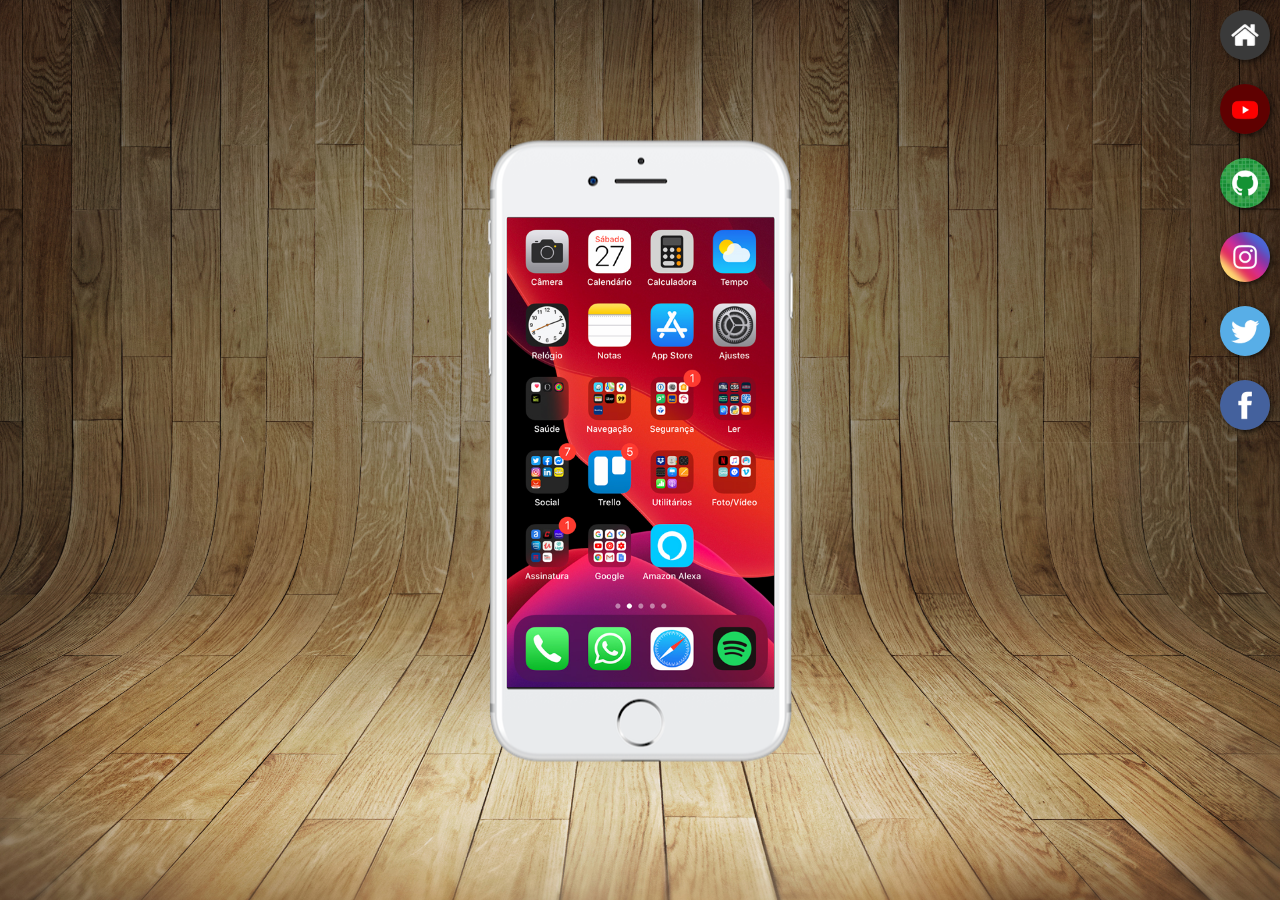
<file: index.html>
<!DOCTYPE html>
<html lang="pt-br">
<head>
    <meta charset="UTF-8">
    <meta name="viewport" content="width=device-width, initial-scale=1.0">
    <title>Projeto social</title>
    <link rel="shortcut icon" href="favicon.ico" type="image/x-icon">
    <link rel="stylesheet" href="estilo/style.css">
</head>
<body>
    <main>
        <section id="telefone">
            <iframe src="home.html" frameborder="0" name="tela" id="tela">

            </iframe>
        </section>

        <section id="icones">
            <a href="home.html" target="tela"><img src="imagens/logo-home.jpg" alt="home"></a> <br>
            <a href="youtube.html" target="tela"><img src="imagens/logo-youtube.jpg" alt="youtube"></a> <br>
            <a href="github.html" target="tela"><img src="imagens/logo-github.jpg" alt="github"></a> <br>
            <a href="instagram.html" target="tela"><img src="imagens/logo-instagram.jpg" alt="instagram"></a> <br>
            <a href="twitter.html" target="tela"><img src="imagens/logo-twitter.jpg" alt="twitter"></a> <br>
            <a href="facebook.html" target="tela"><img src="imagens/logo-facebook.jpg" alt="facebook"></a>
        </section>
    </main>
</body>
</html>
</file>
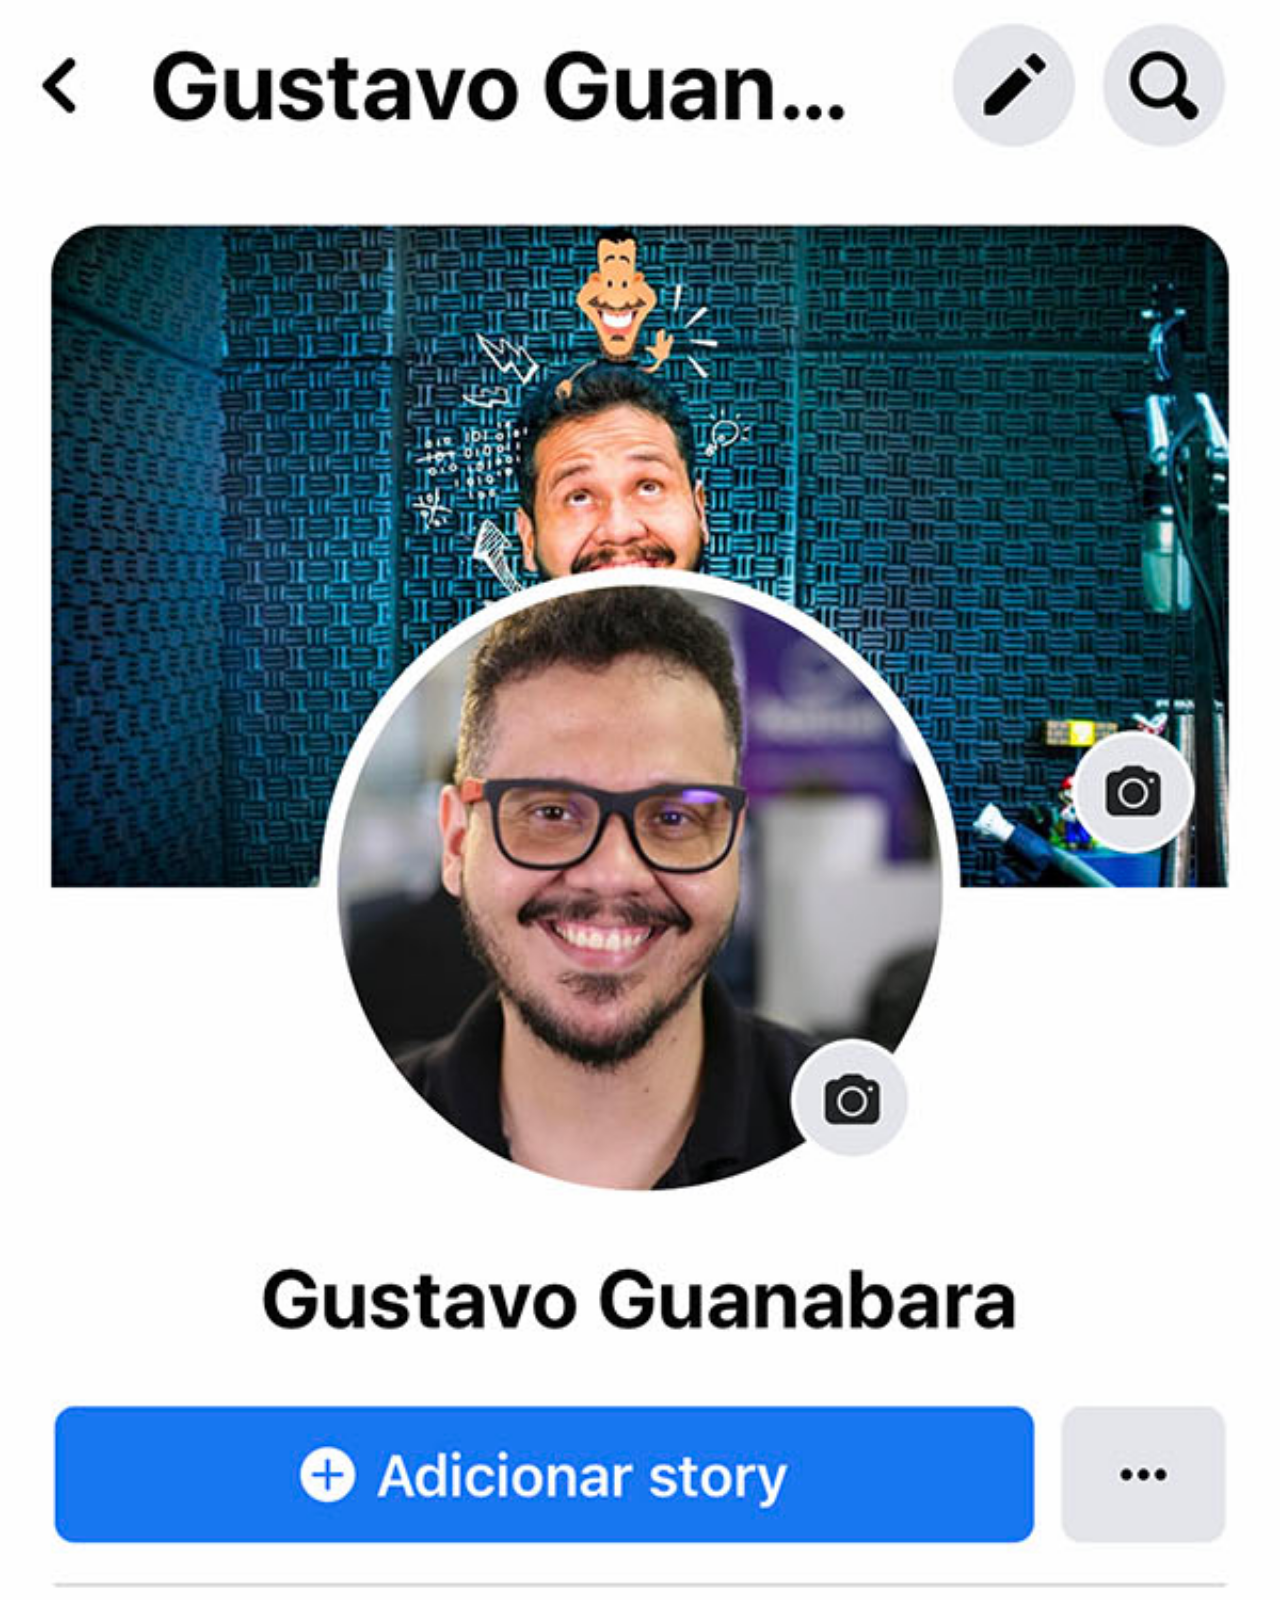
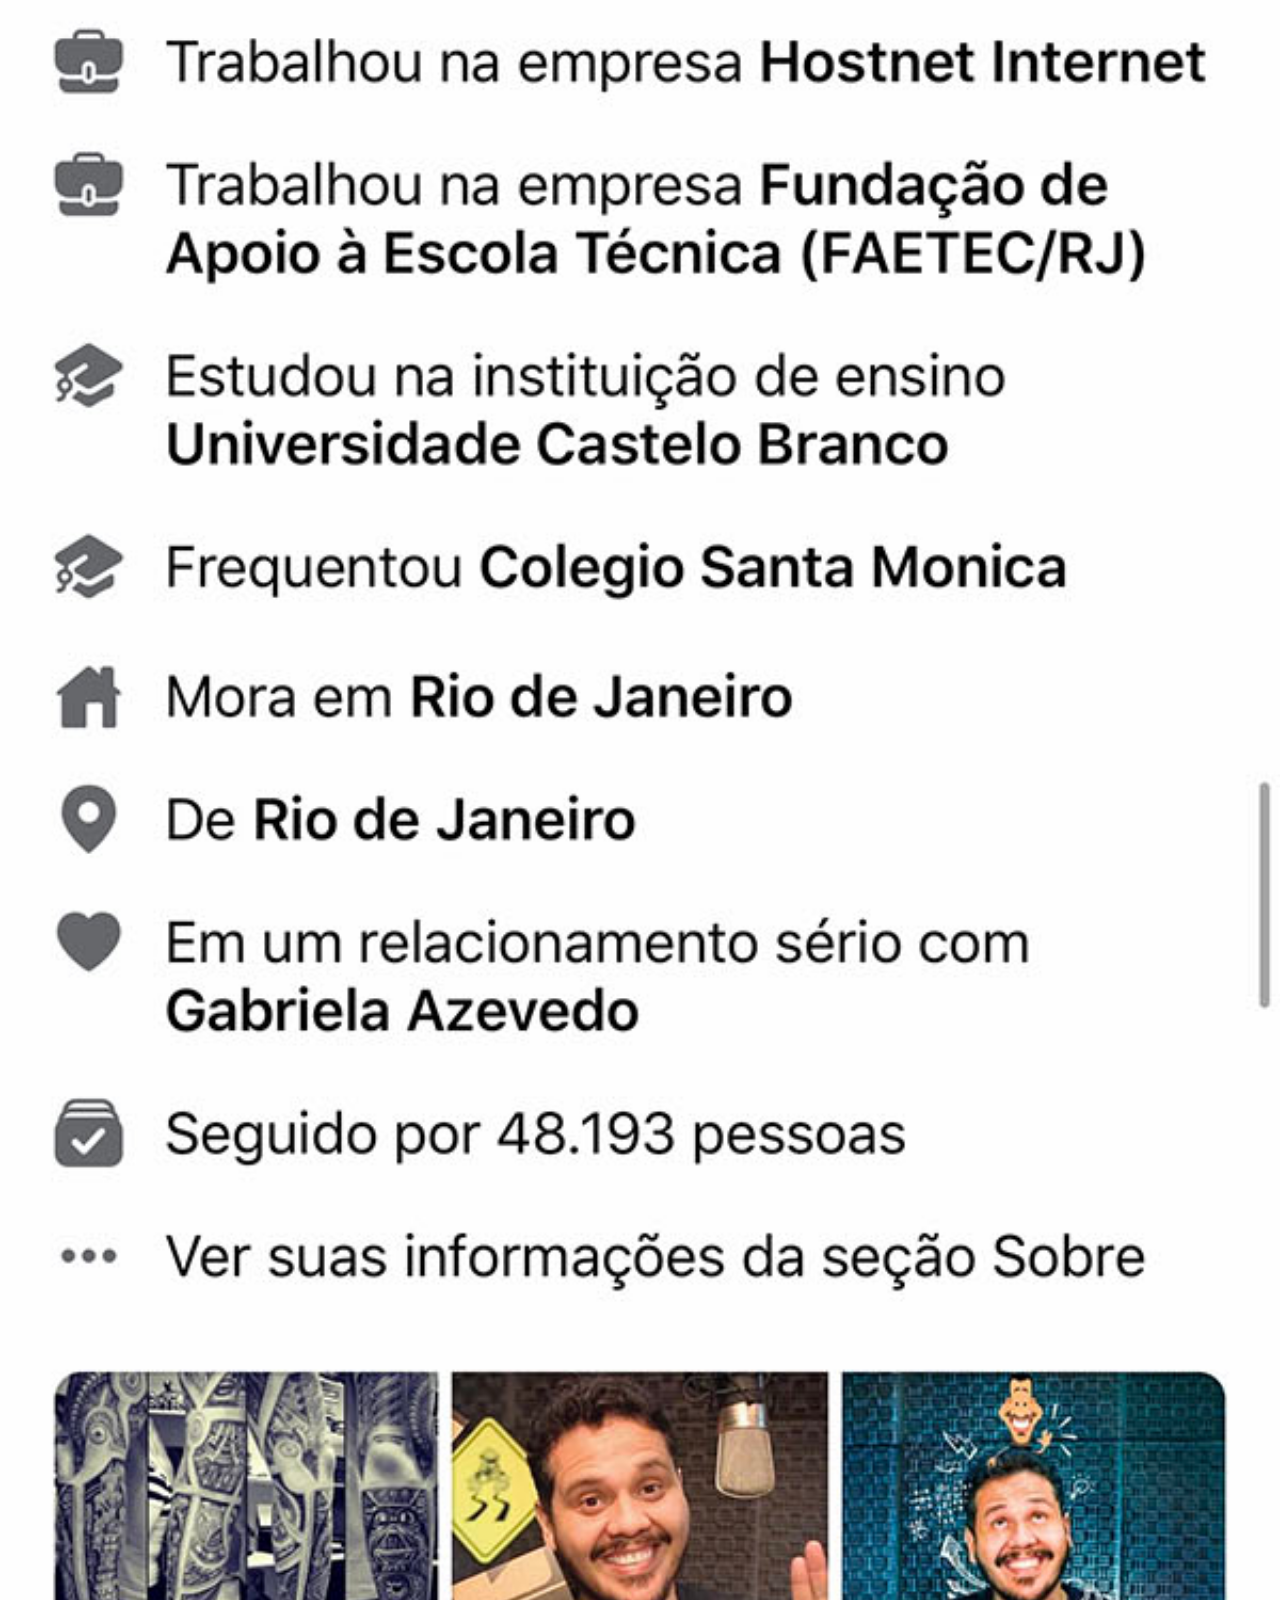
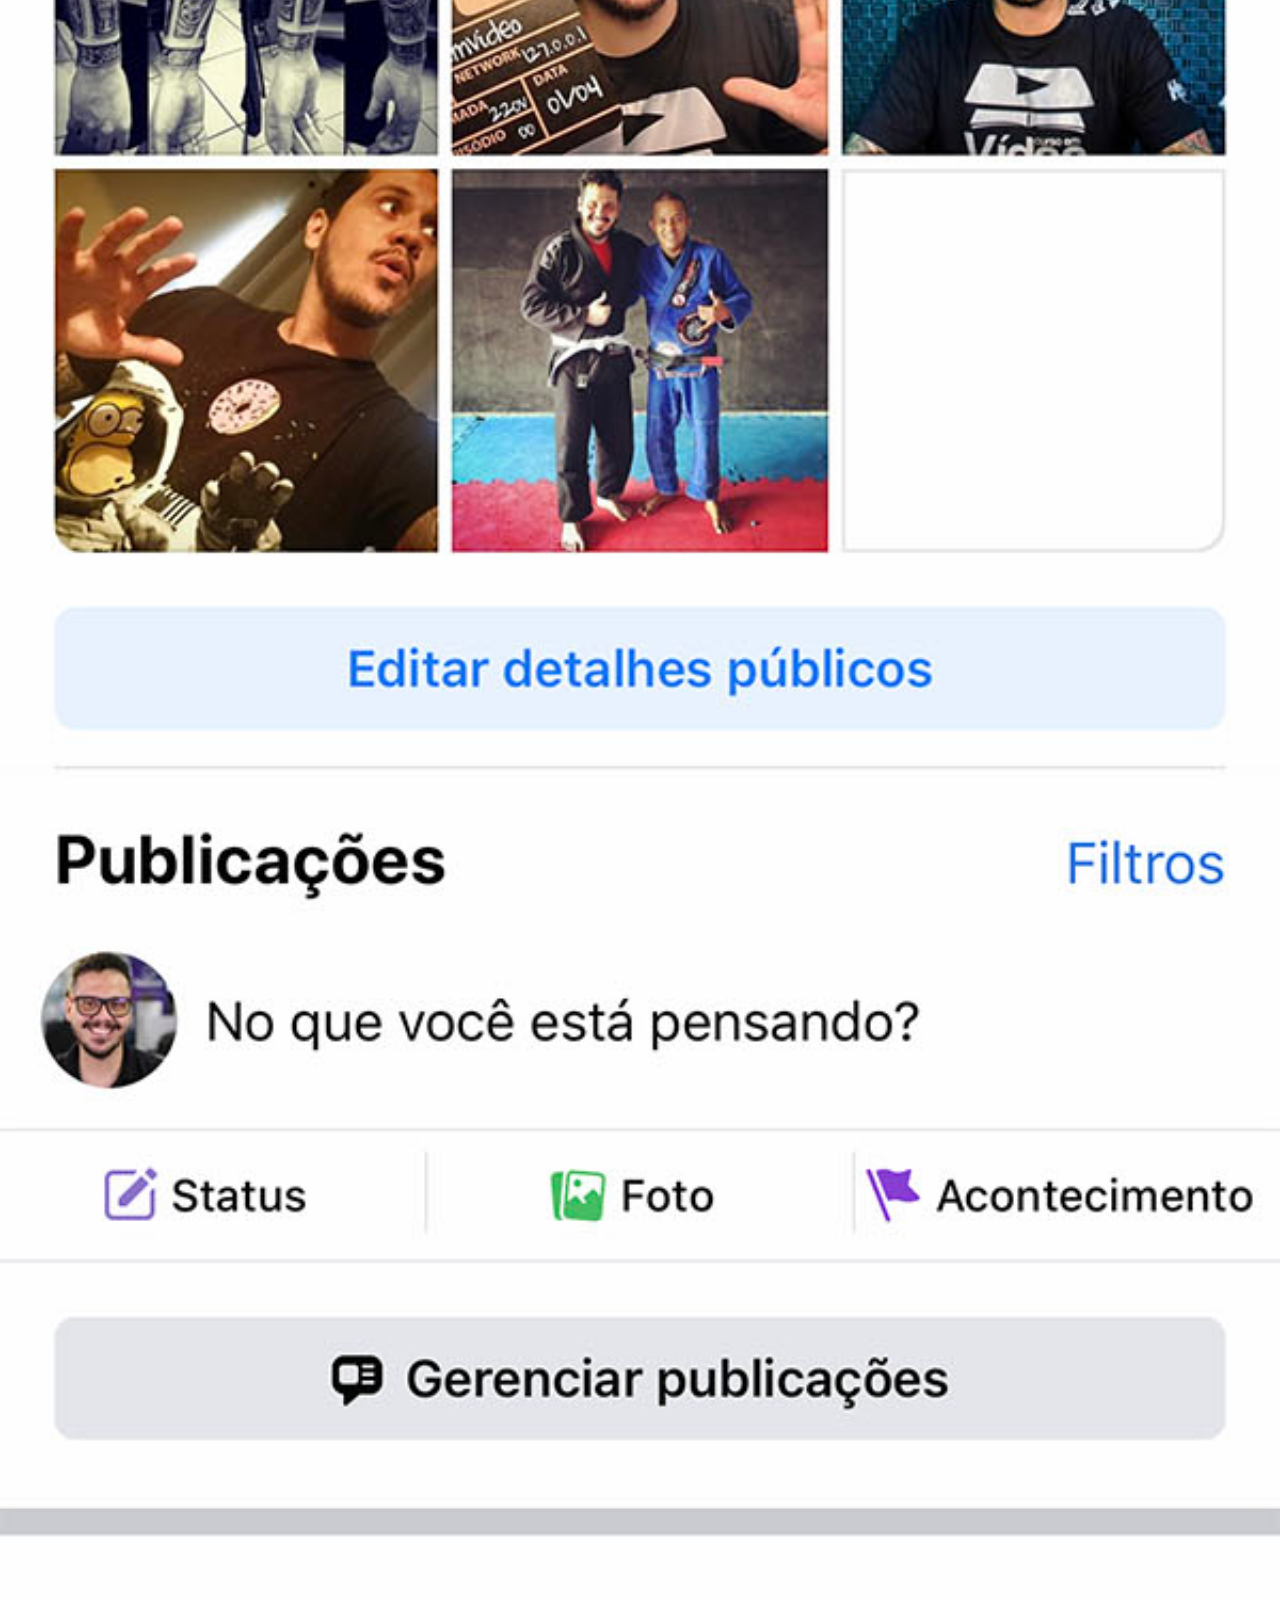
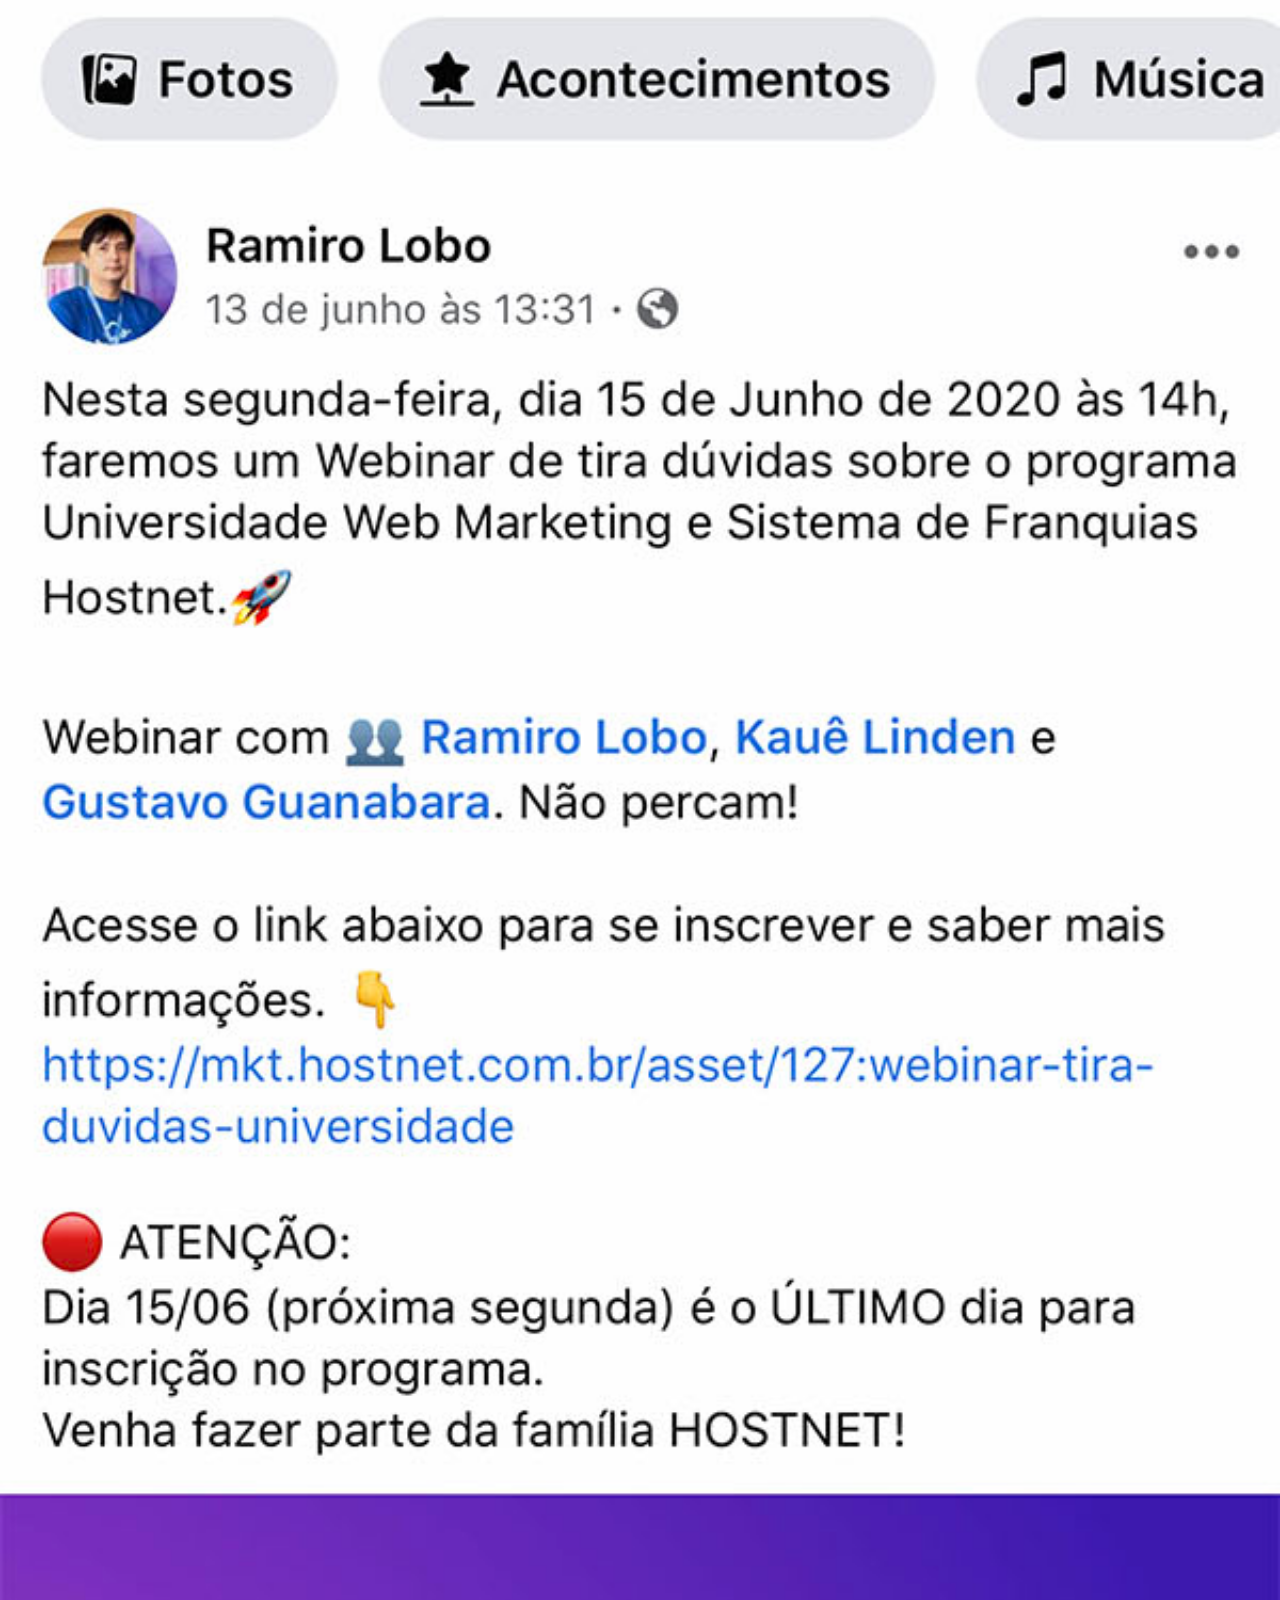
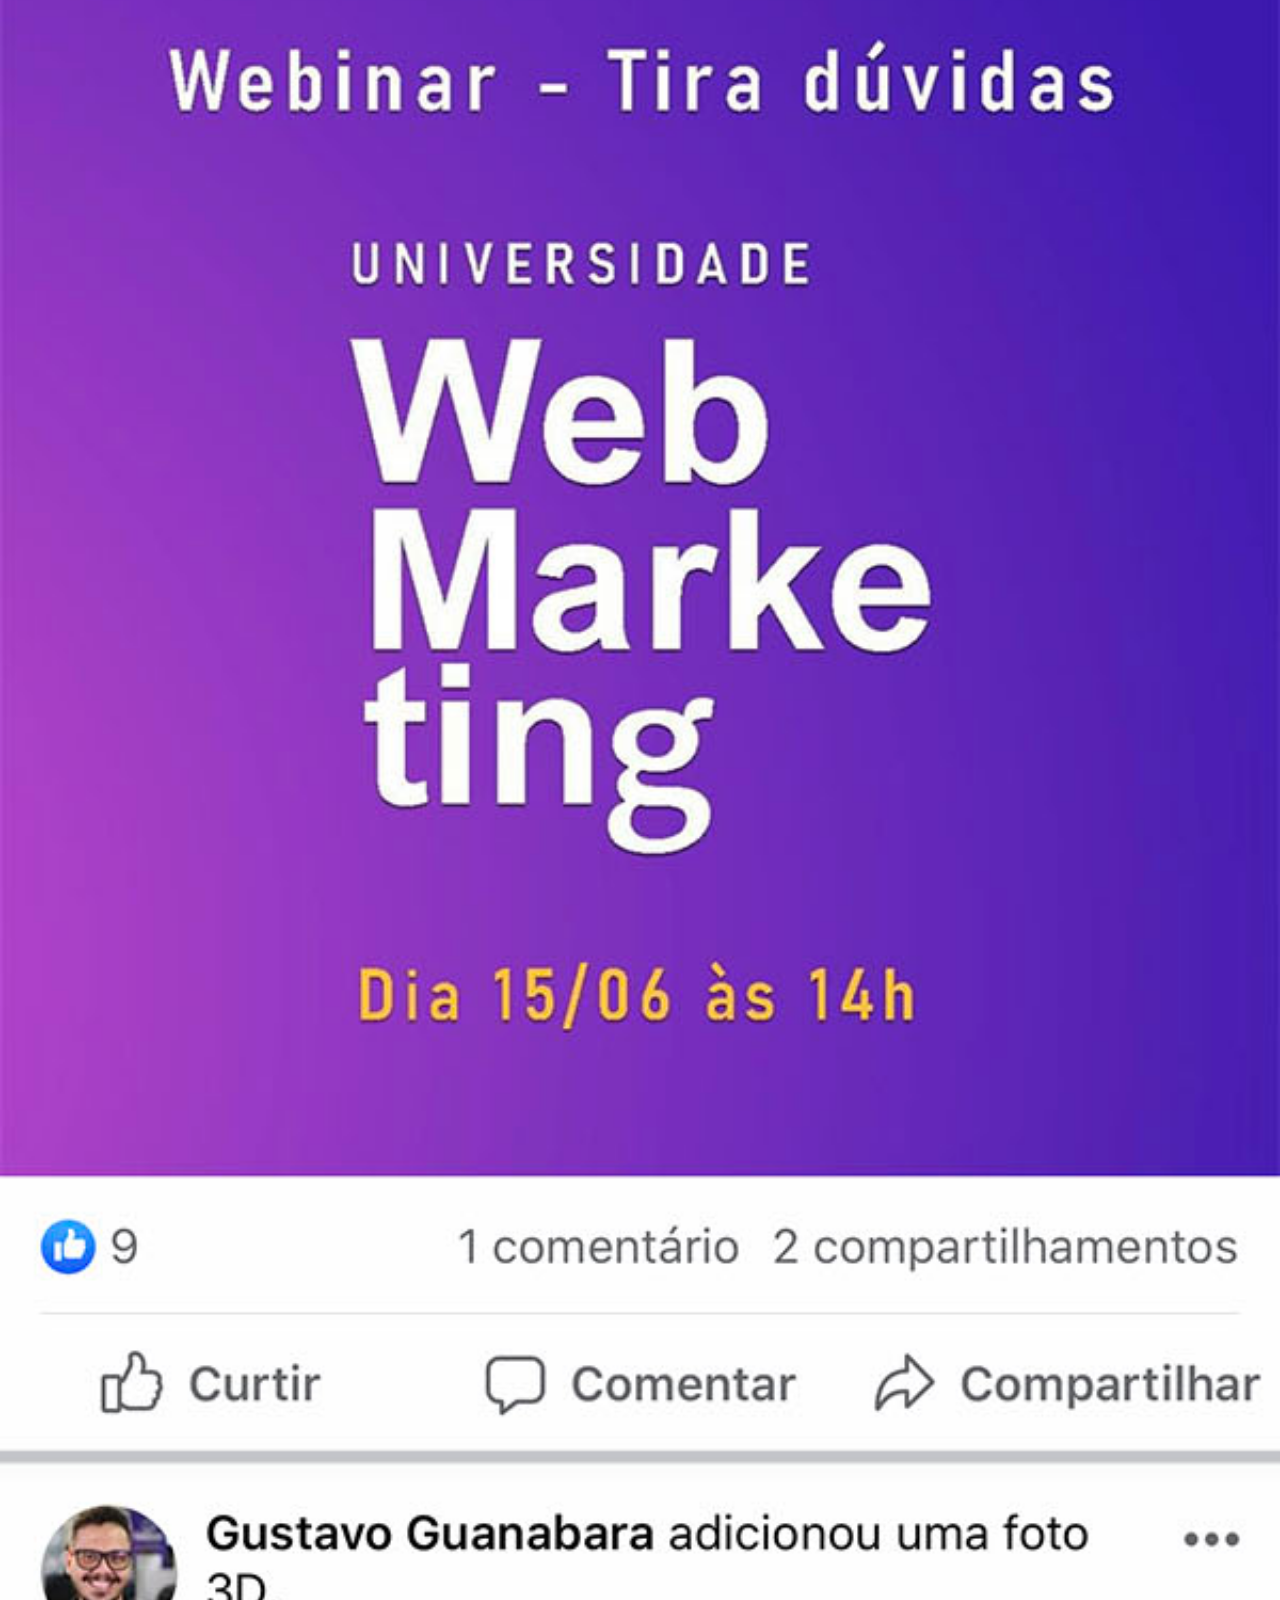
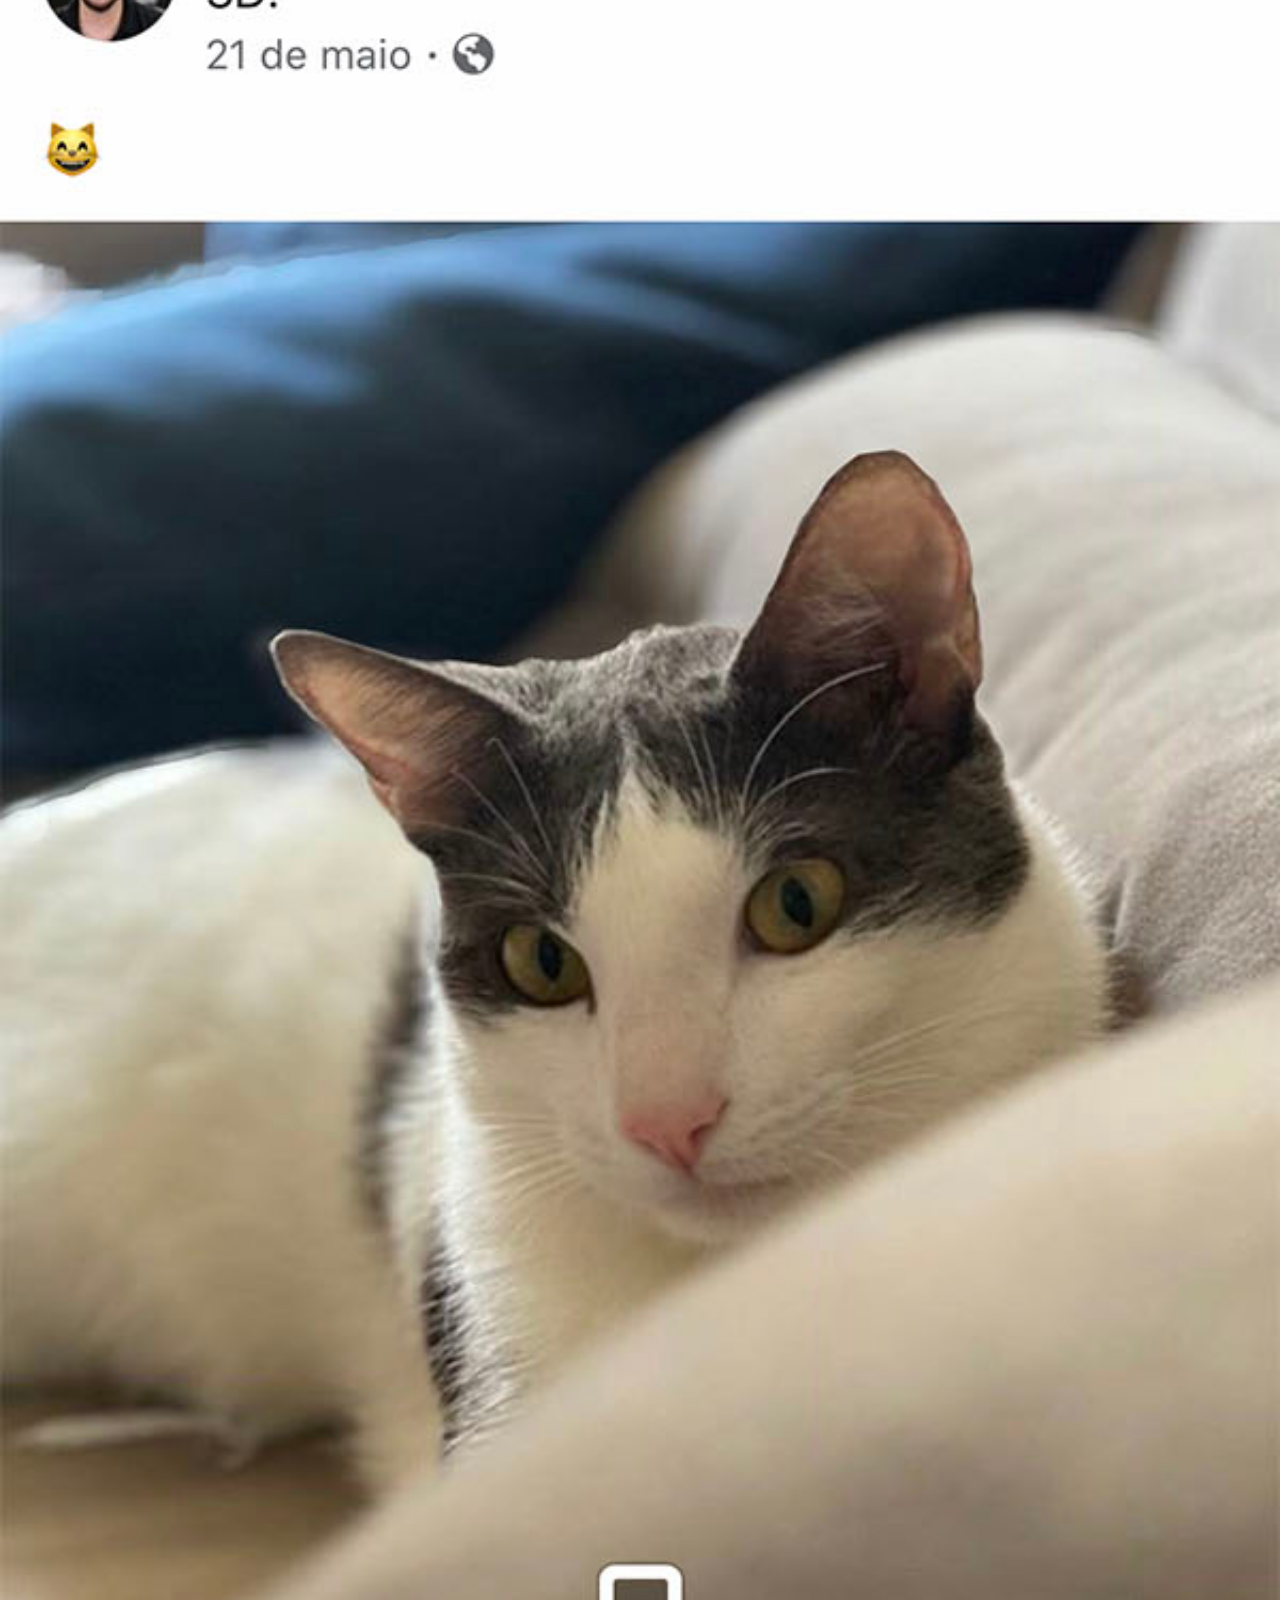
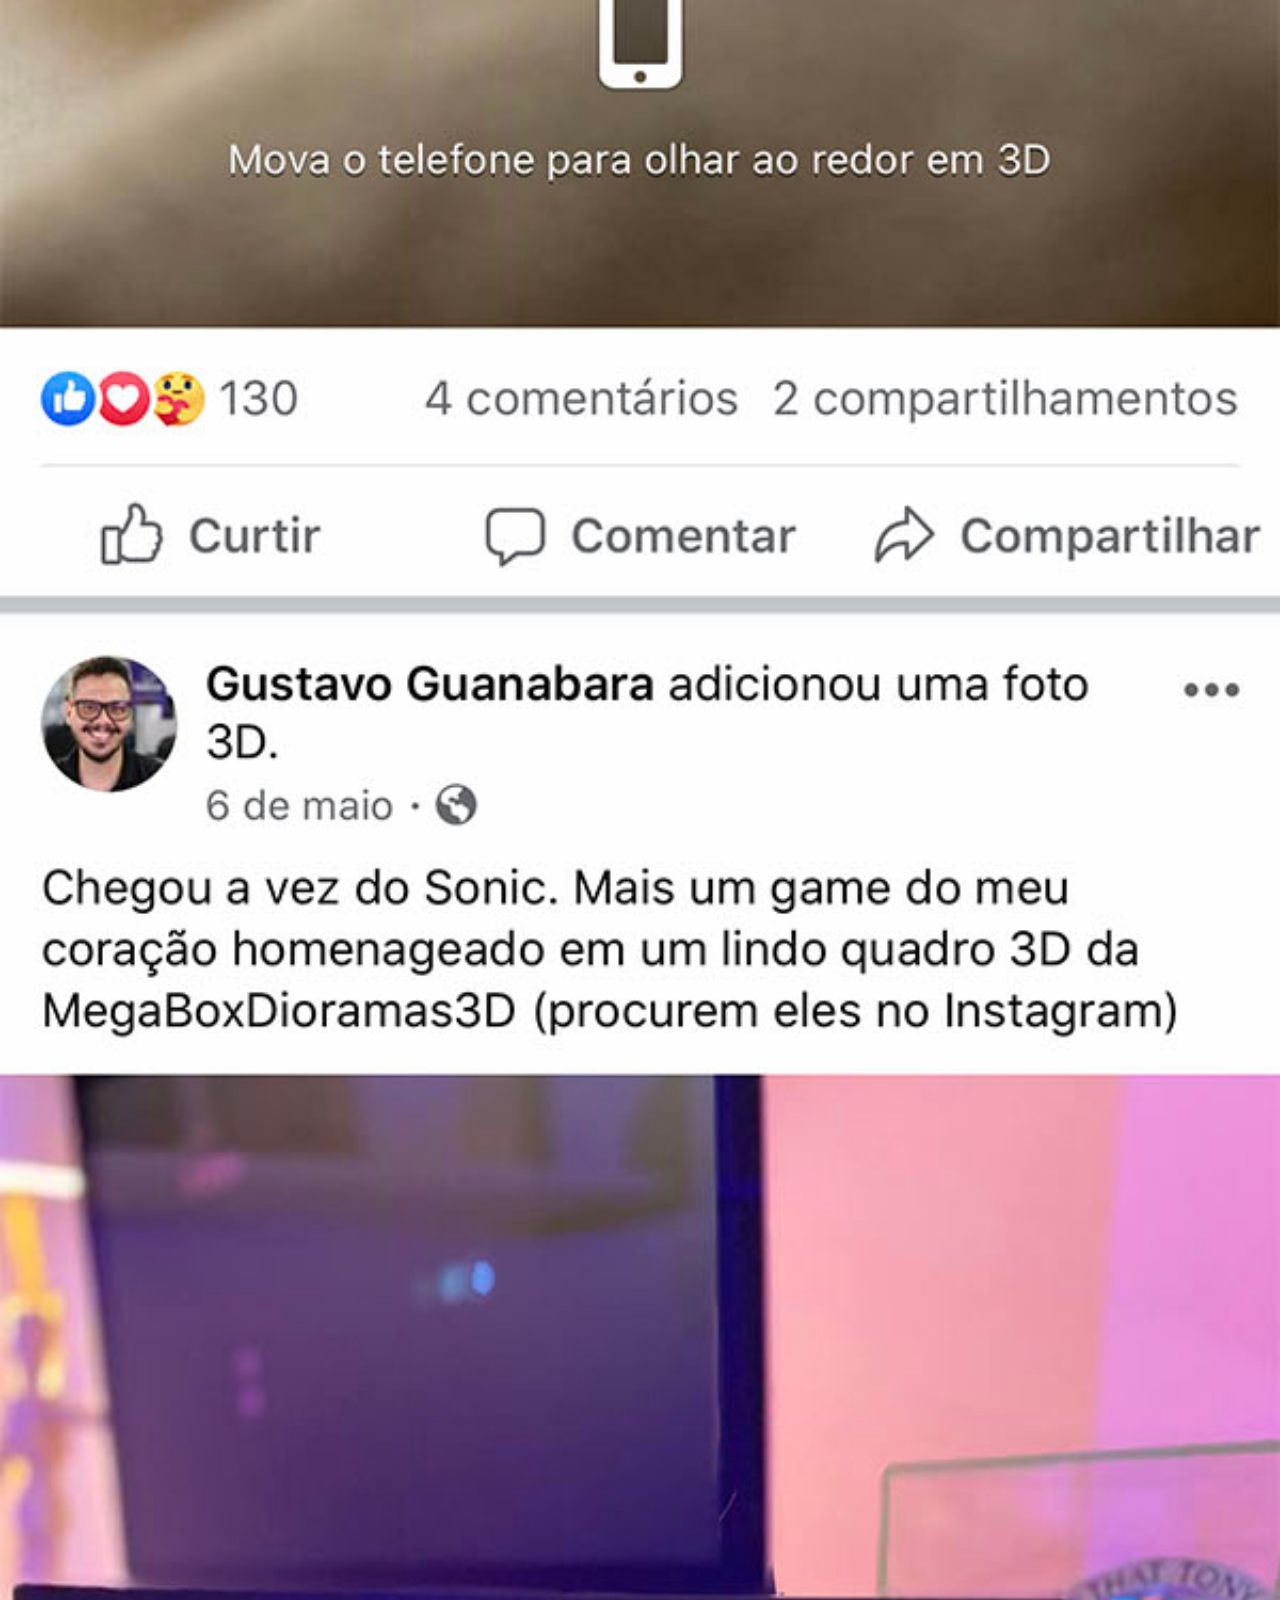
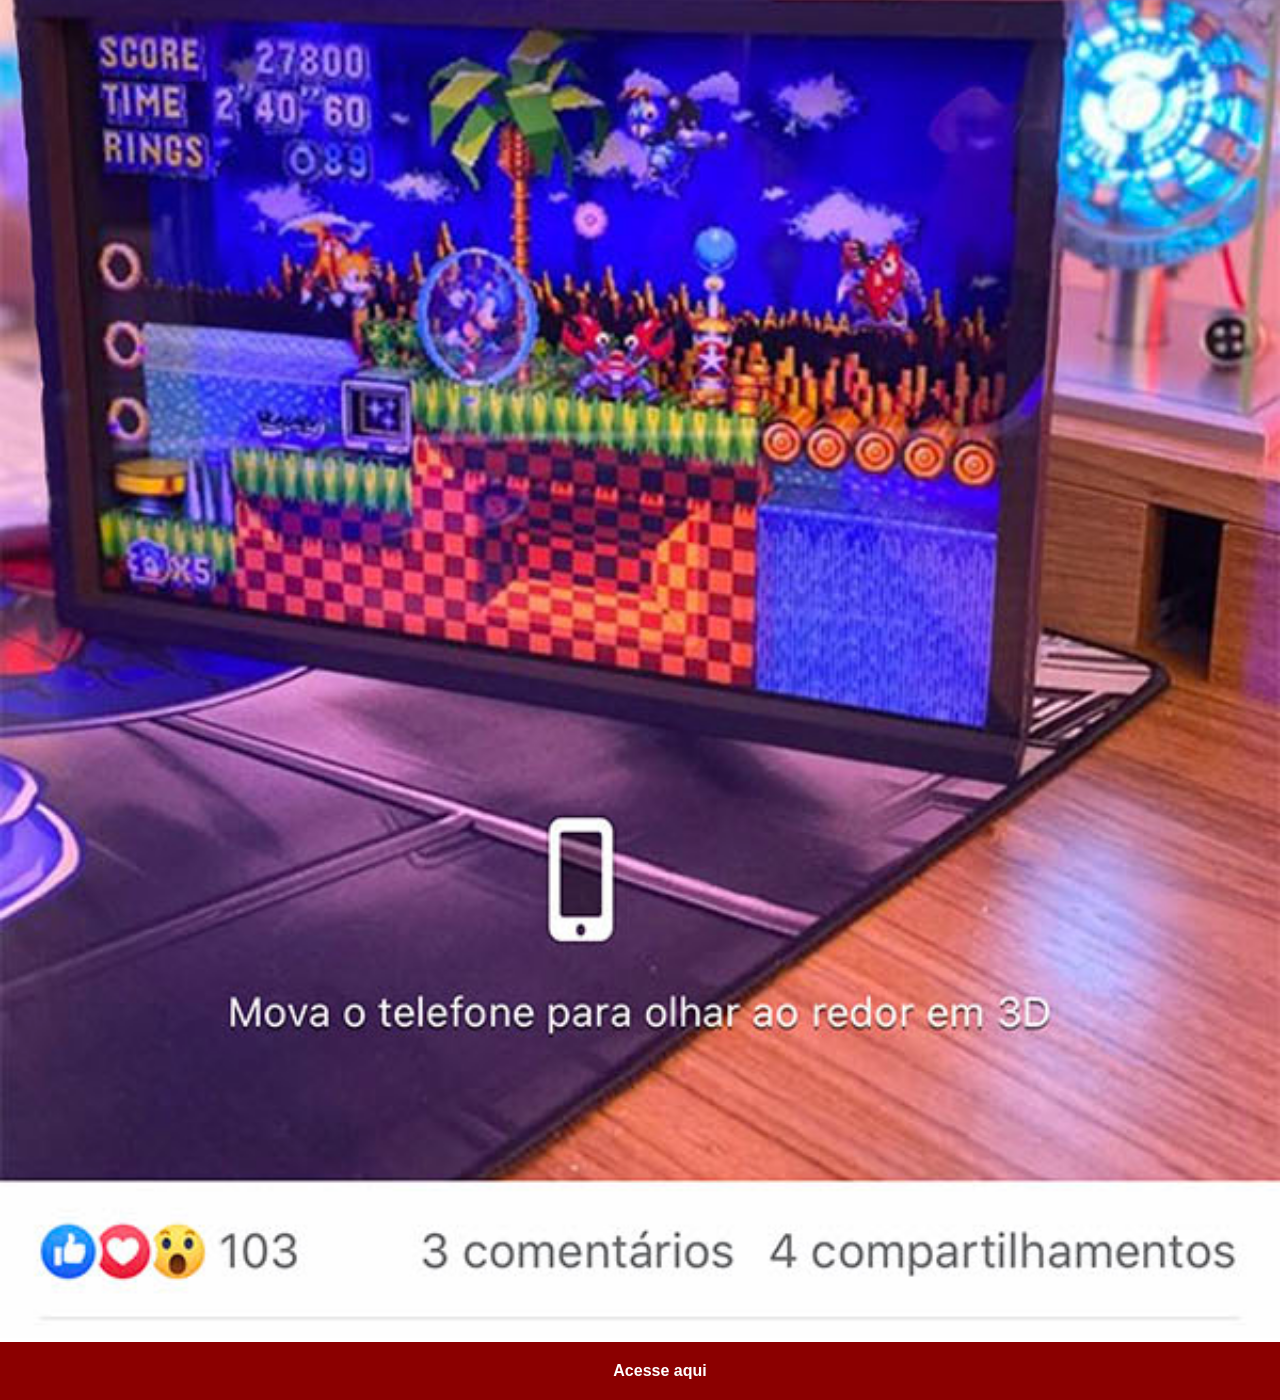
<file: facebook.html>
<!DOCTYPE html>
<html lang="pt-br">
<head>
    <meta charset="UTF-8">
    <meta name="viewport" content="width=device-width, initial-scale=1.0">
    <title>Facebook</title>

    <style>
        *{
            margin: 0px;
            padding: 0px;
            font-family: Arial, Helvetica, sans-serif;
        }

        ::-webkit-scrollbar{
            width: 0px;
            height: 0px;
        }

        img{
            width: 100vw;
        }
        
        a{
            display: block;
            width: 100vw;
            background-color: darkred;
            color: white;
            padding: 20px;
            text-align: center;
            font-weight: bolder;
            text-decoration: none;
            margin-top: 0px;
        }

        a:hover{
            background-color: red;
        }

        </style>

</head>
<body>
    <img src="imagens/tela-facebook.jpg" alt="facebook">
    <a href="#" target="_blank">Acesse aqui</a>
</body>
</html>
</file>
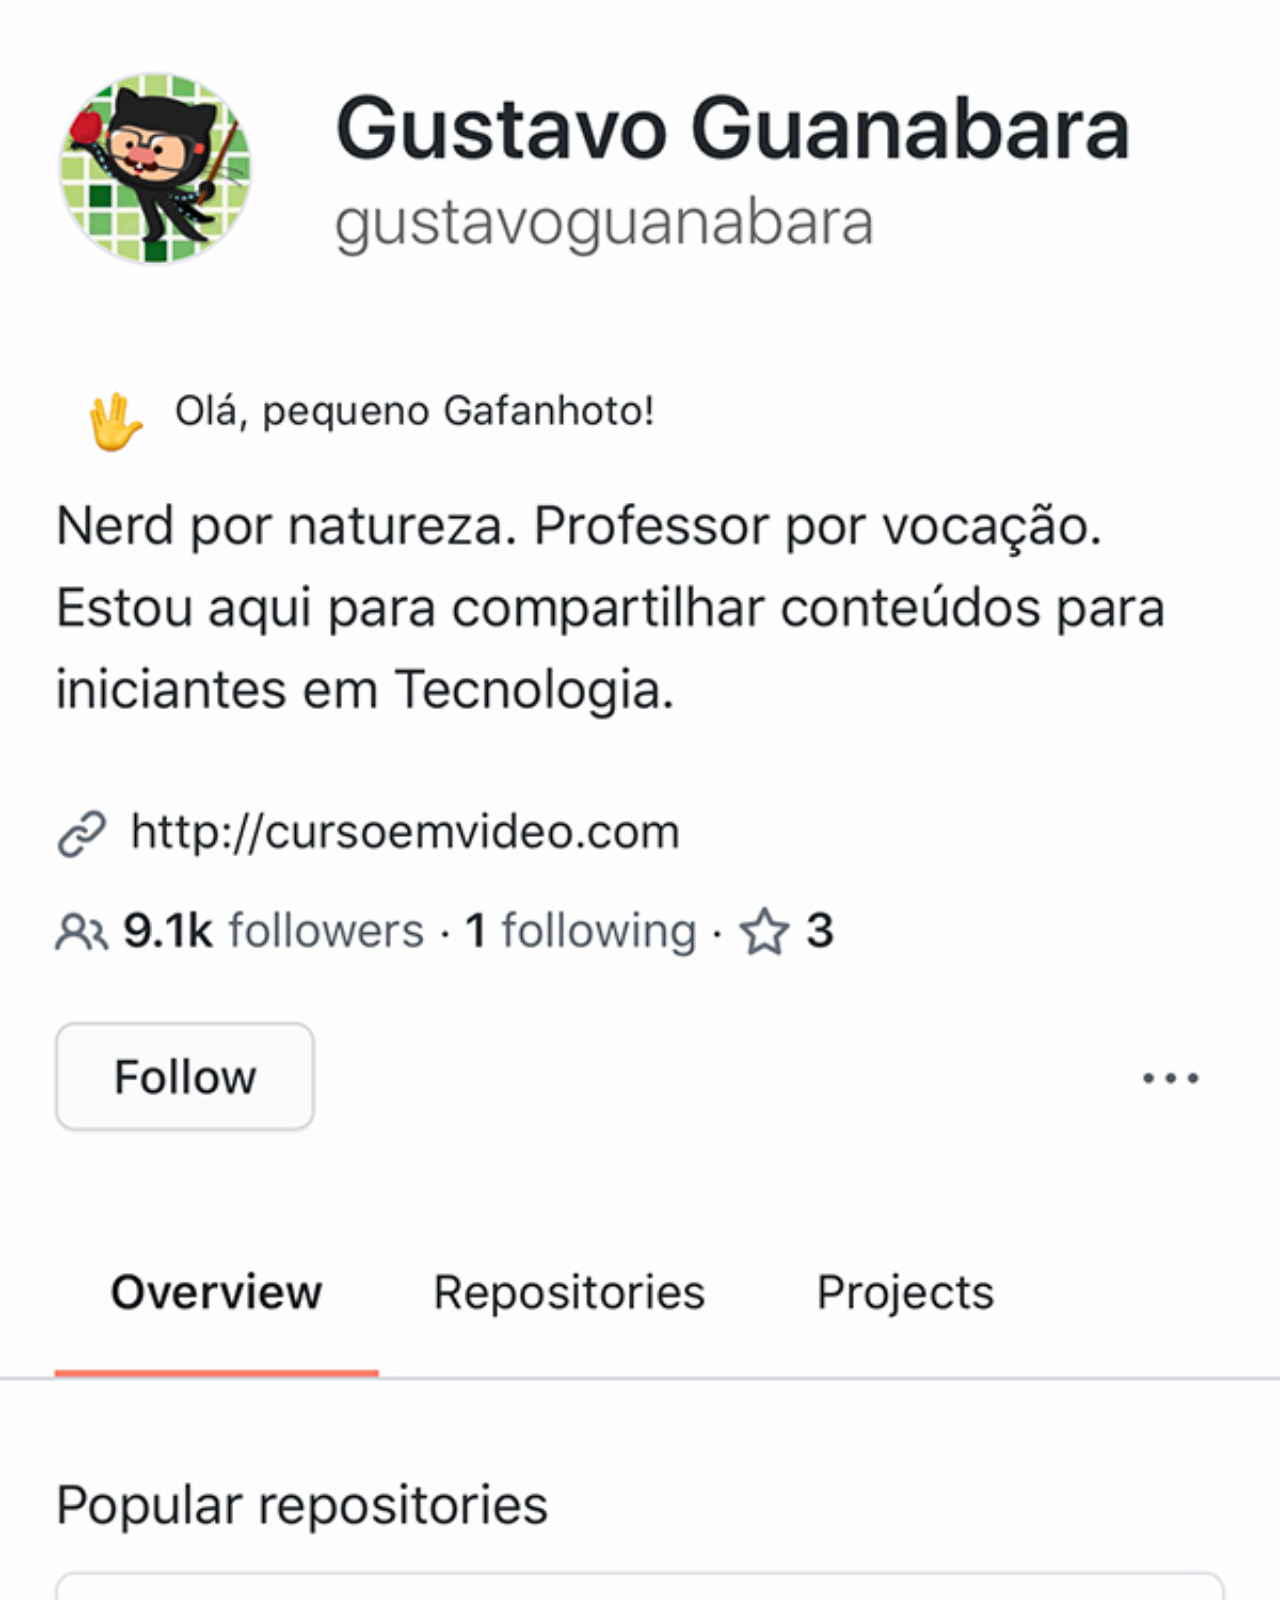
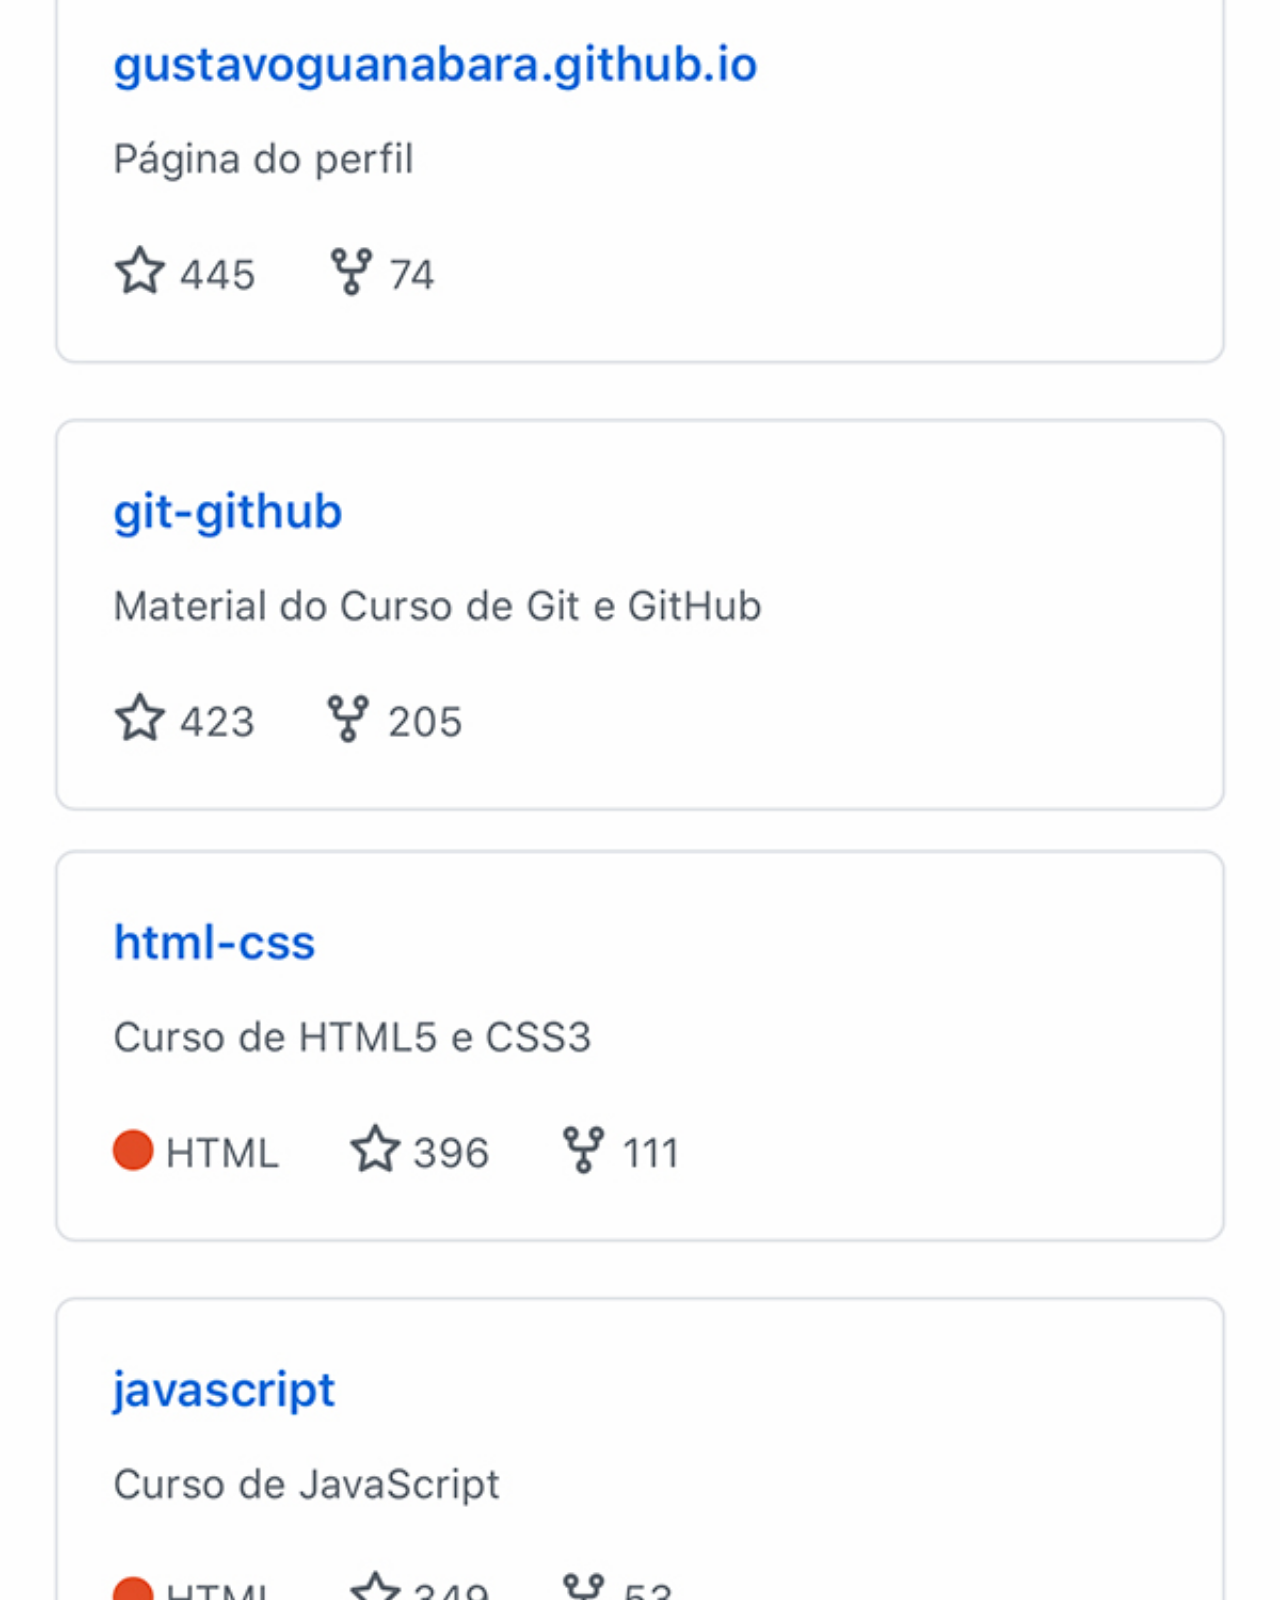
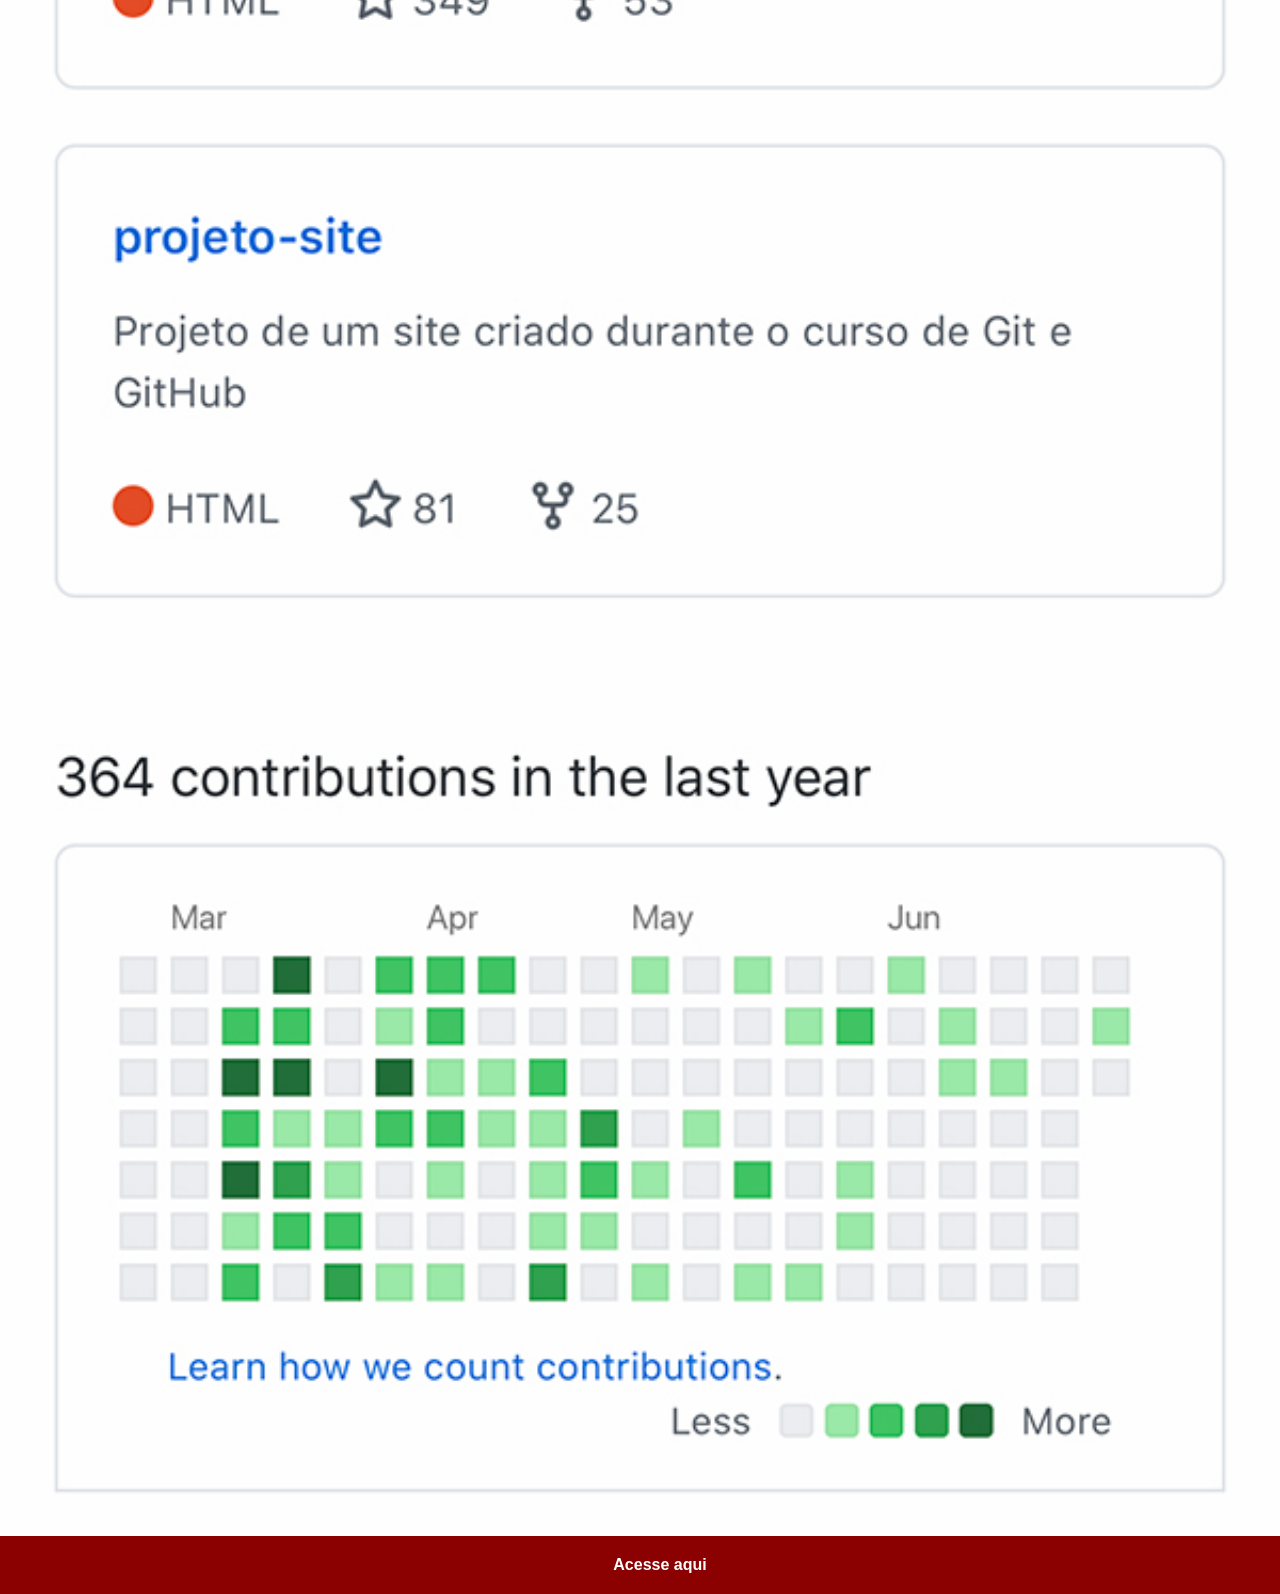
<file: github.html>
<!DOCTYPE html>
<html lang="pt-br">
<head>
    <meta charset="UTF-8">
    <meta name="viewport" content="width=device-width, initial-scale=1.0">
    <title>github</title>

    <style>
        *{
            margin: 0px;
            padding: 0px;
            font-family: Arial, Helvetica, sans-serif;
        }

        ::-webkit-scrollbar{
            width: 0px;
            height: 0px;
        }

        img{
            width: 100vw;
        }
        
        a{
            display: block;
            width: 100vw;
            background-color: darkred;
            color: white;
            padding: 20px;
            text-align: center;
            font-weight: bolder;
            text-decoration: none;
            margin-top: 0px;
        }

        a:hover{
            background-color: red;
        }

        </style>

</head>
<body>
    <img src="imagens/tela-github.jpg" alt="github">
    <a href="#" target="_blank">Acesse aqui</a>
</body>
</html>
</file>
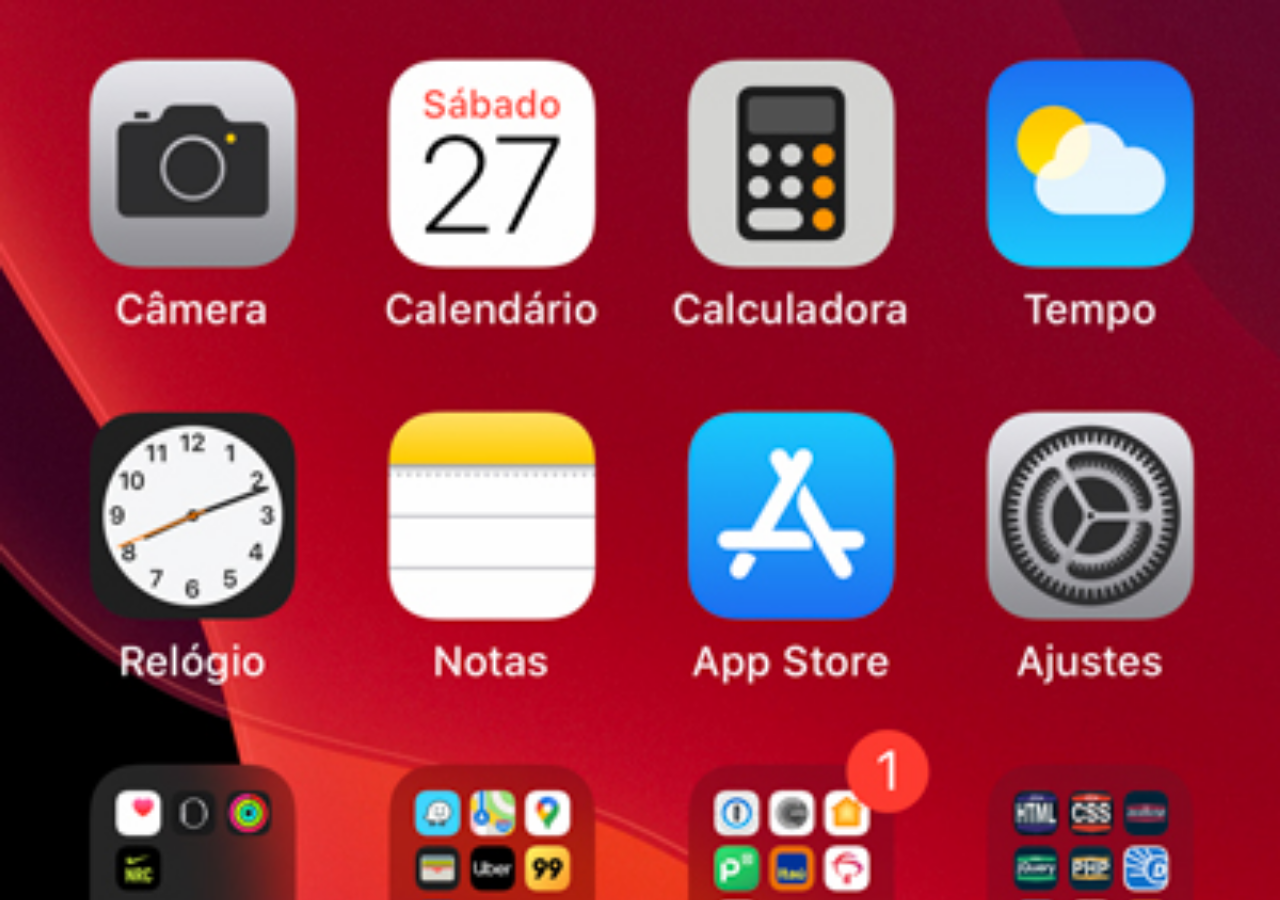
<file: home.html>
<!DOCTYPE html>
<html lang="pt-br">
<head>
    <meta charset="UTF-8">
    <meta name="viewport" content="width=device-width, initial-scale=1.0">
    <title>Home</title>

    <style>
        *{
            margin: 0px;
            padding: 0px;
        }
        body{
             width: 100vw;
            height: 100vh;
            background: black url(imagens/tela-home.jpg) no-repeat top center;
            background-size: cover;
            
        }
    </style>

</head>
<body>
    
</body>
</html>
</file>
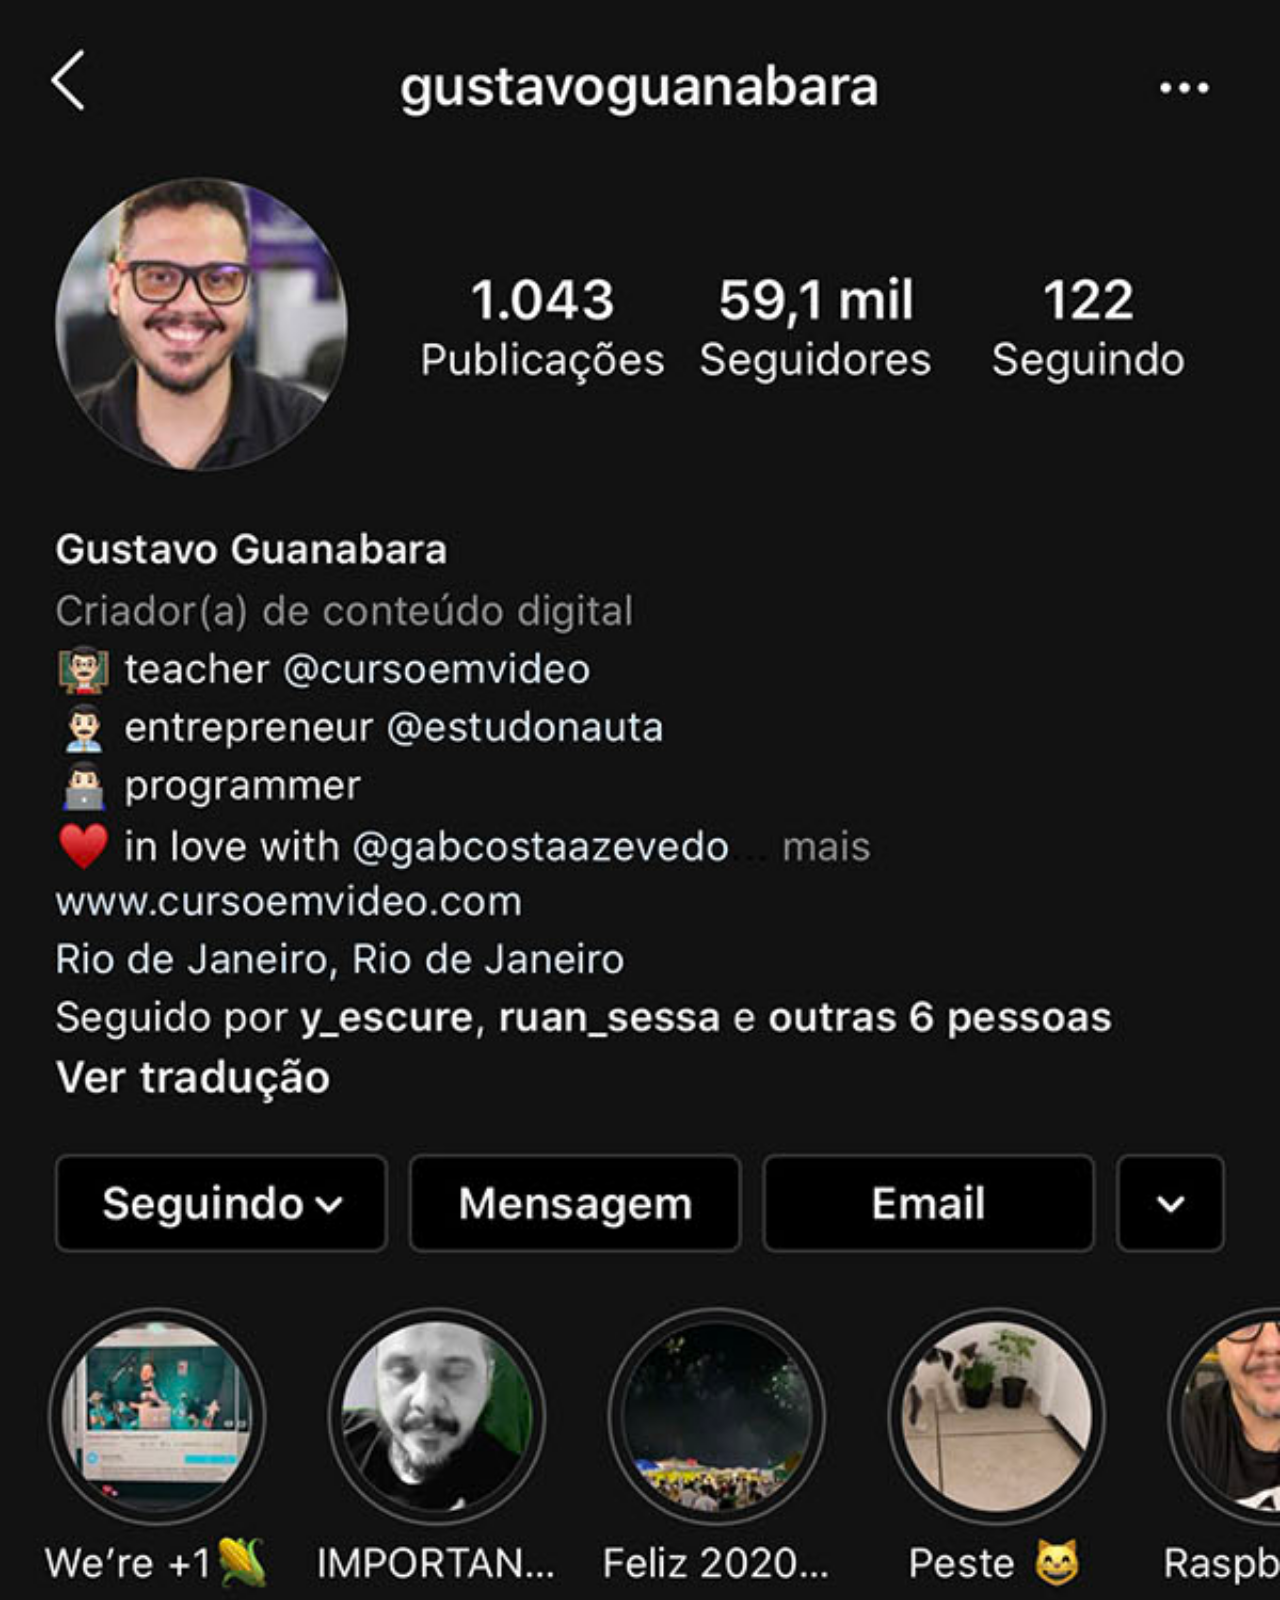
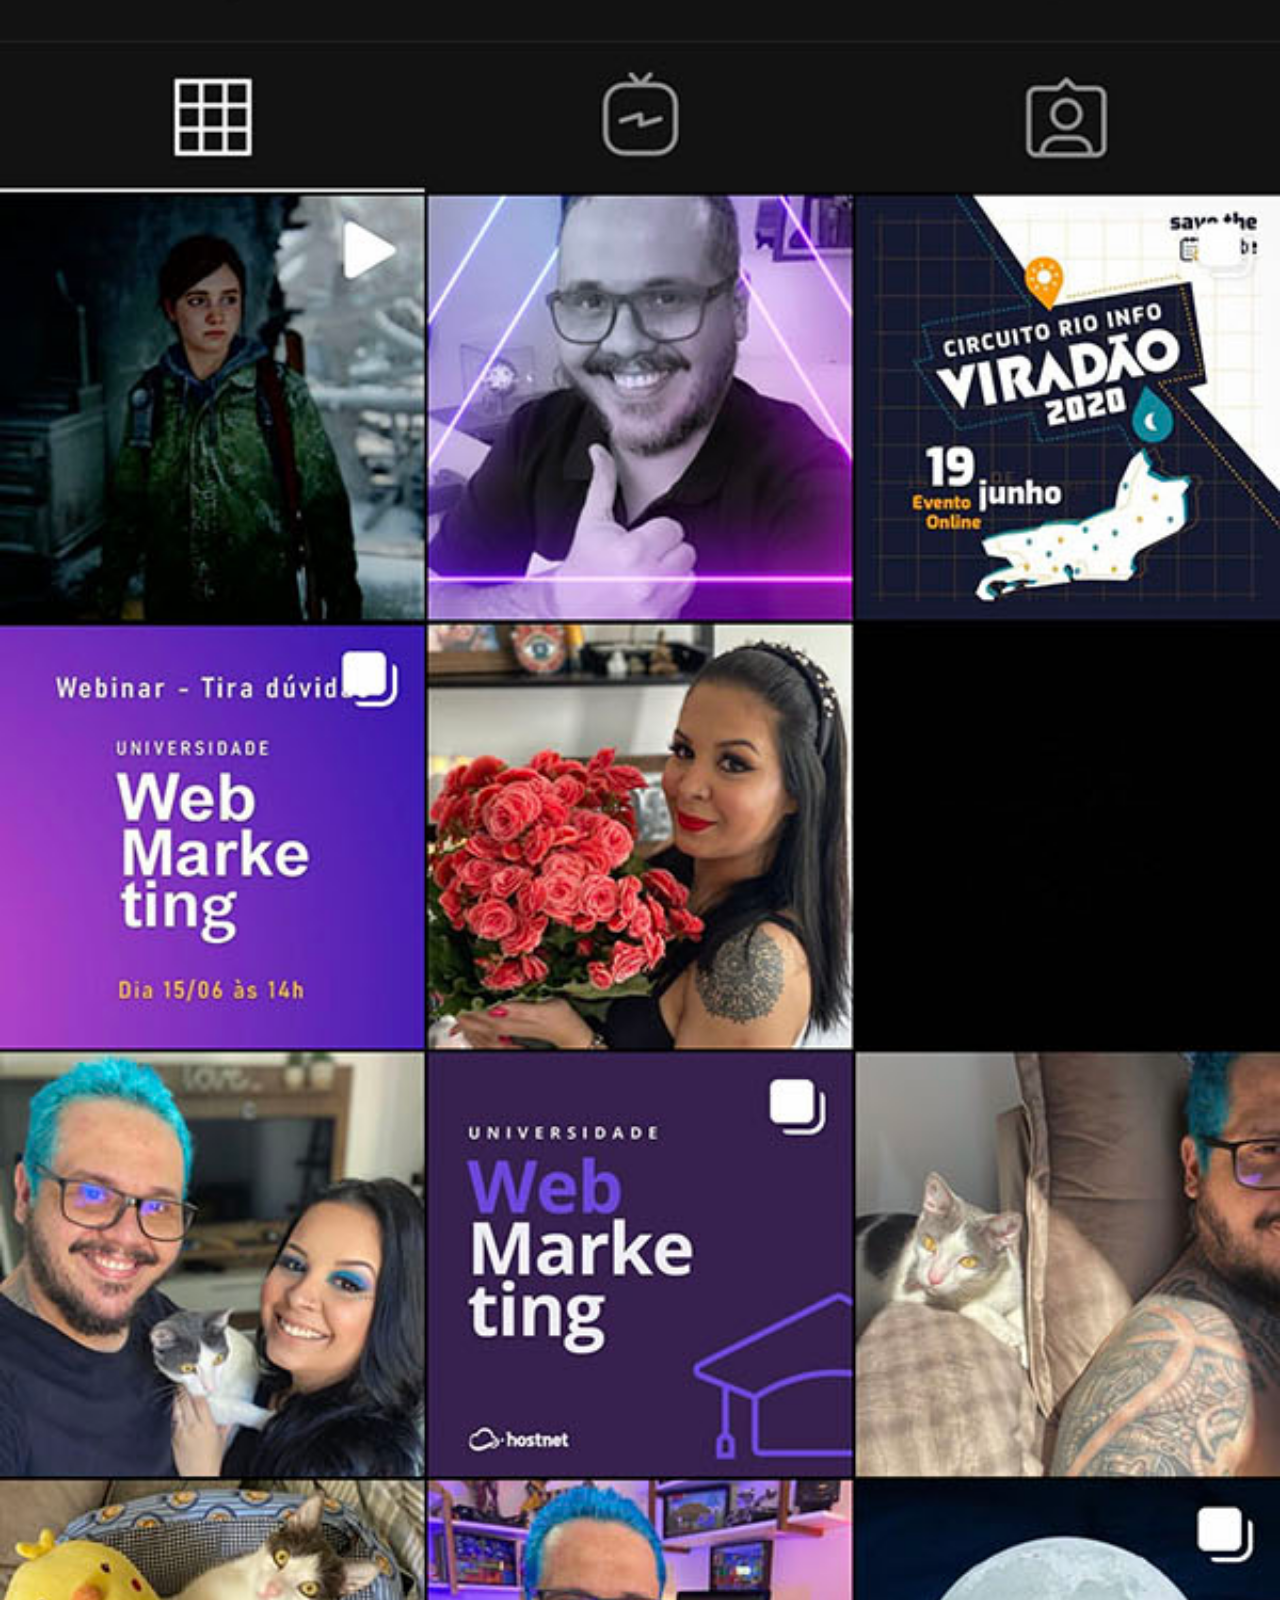
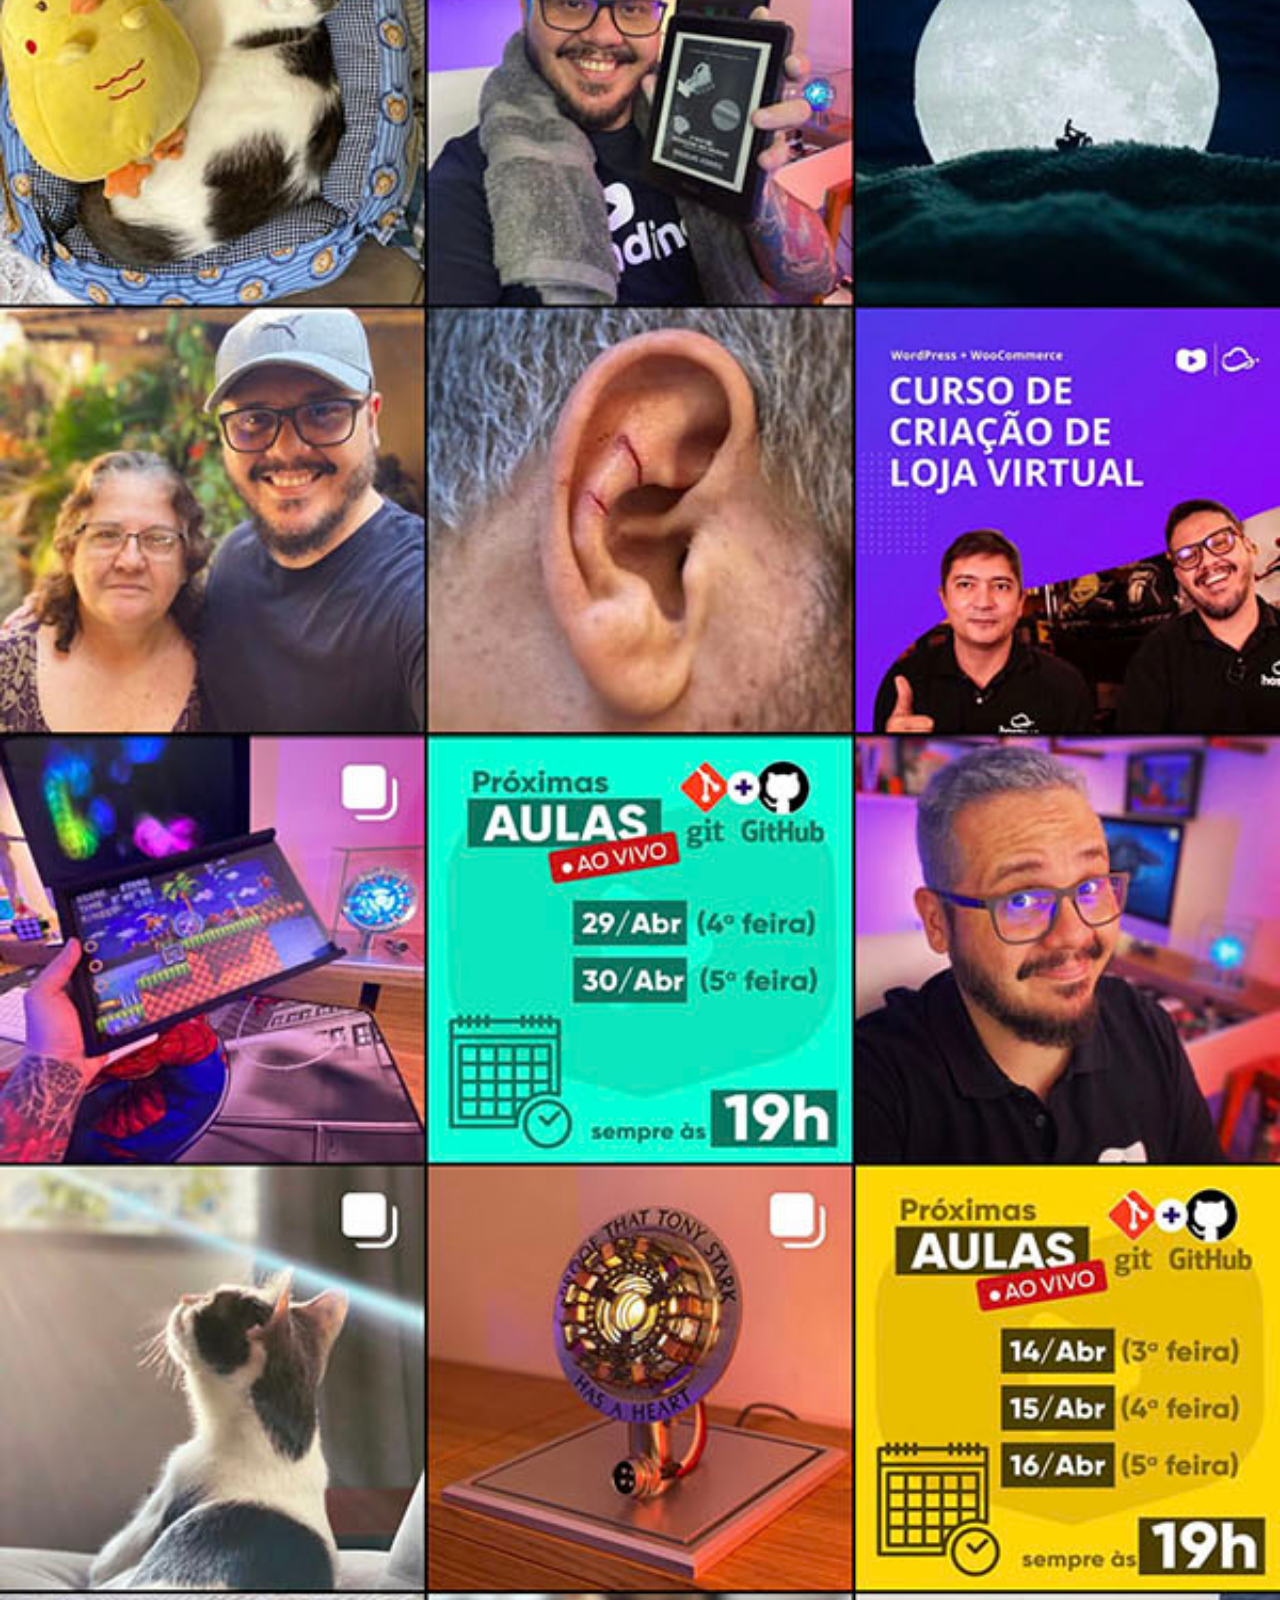
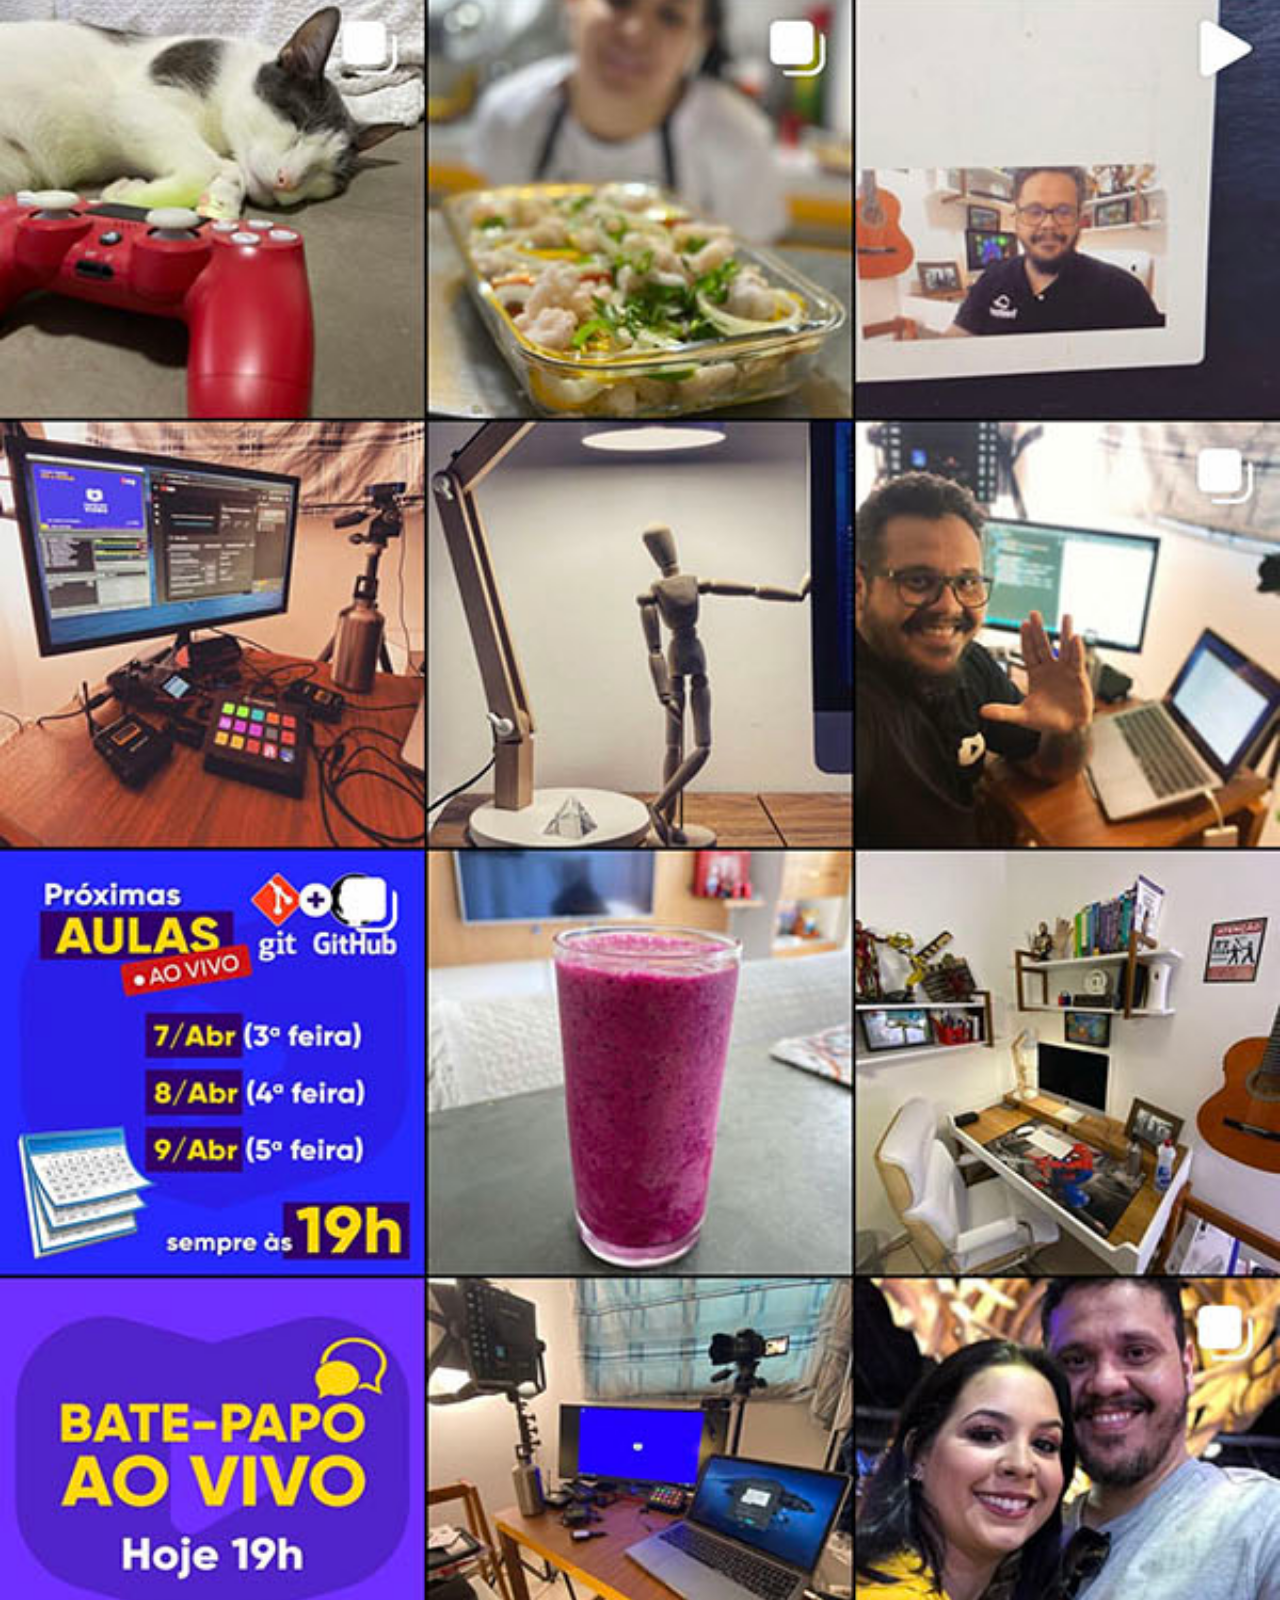
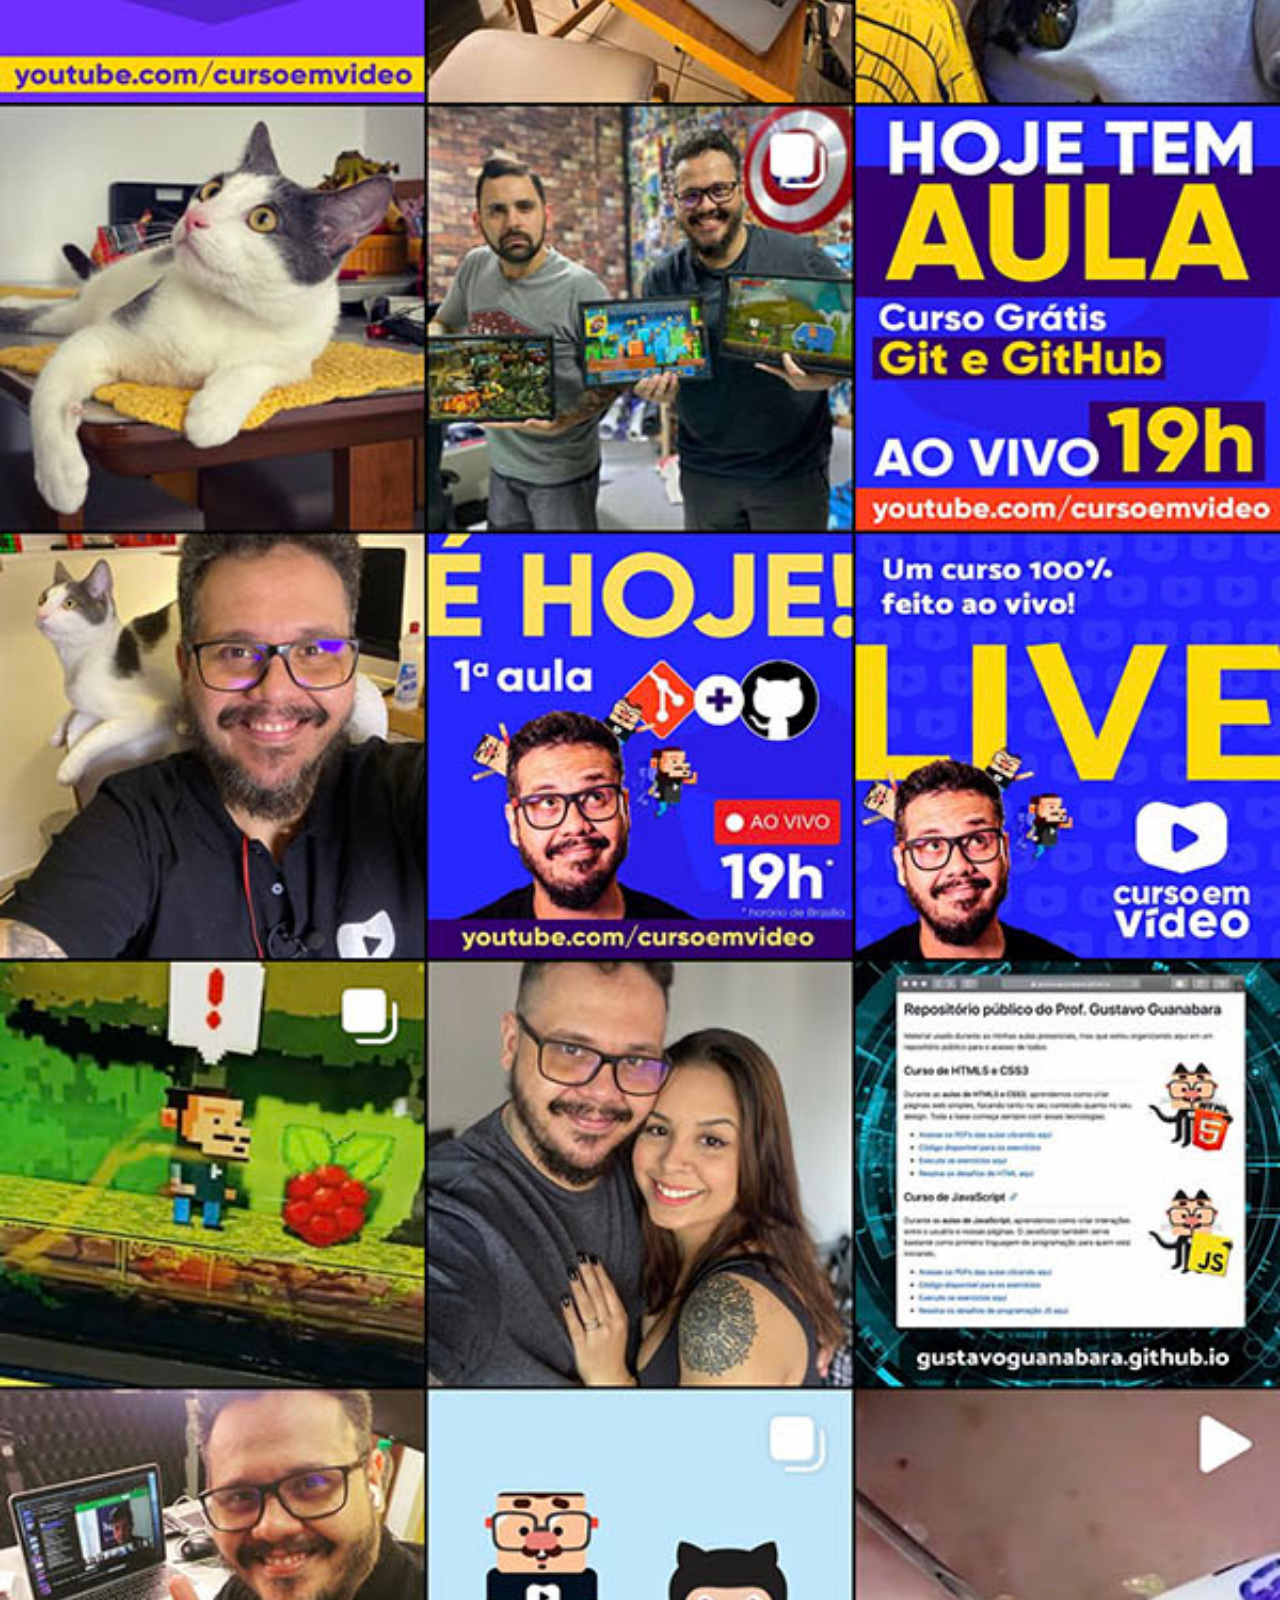
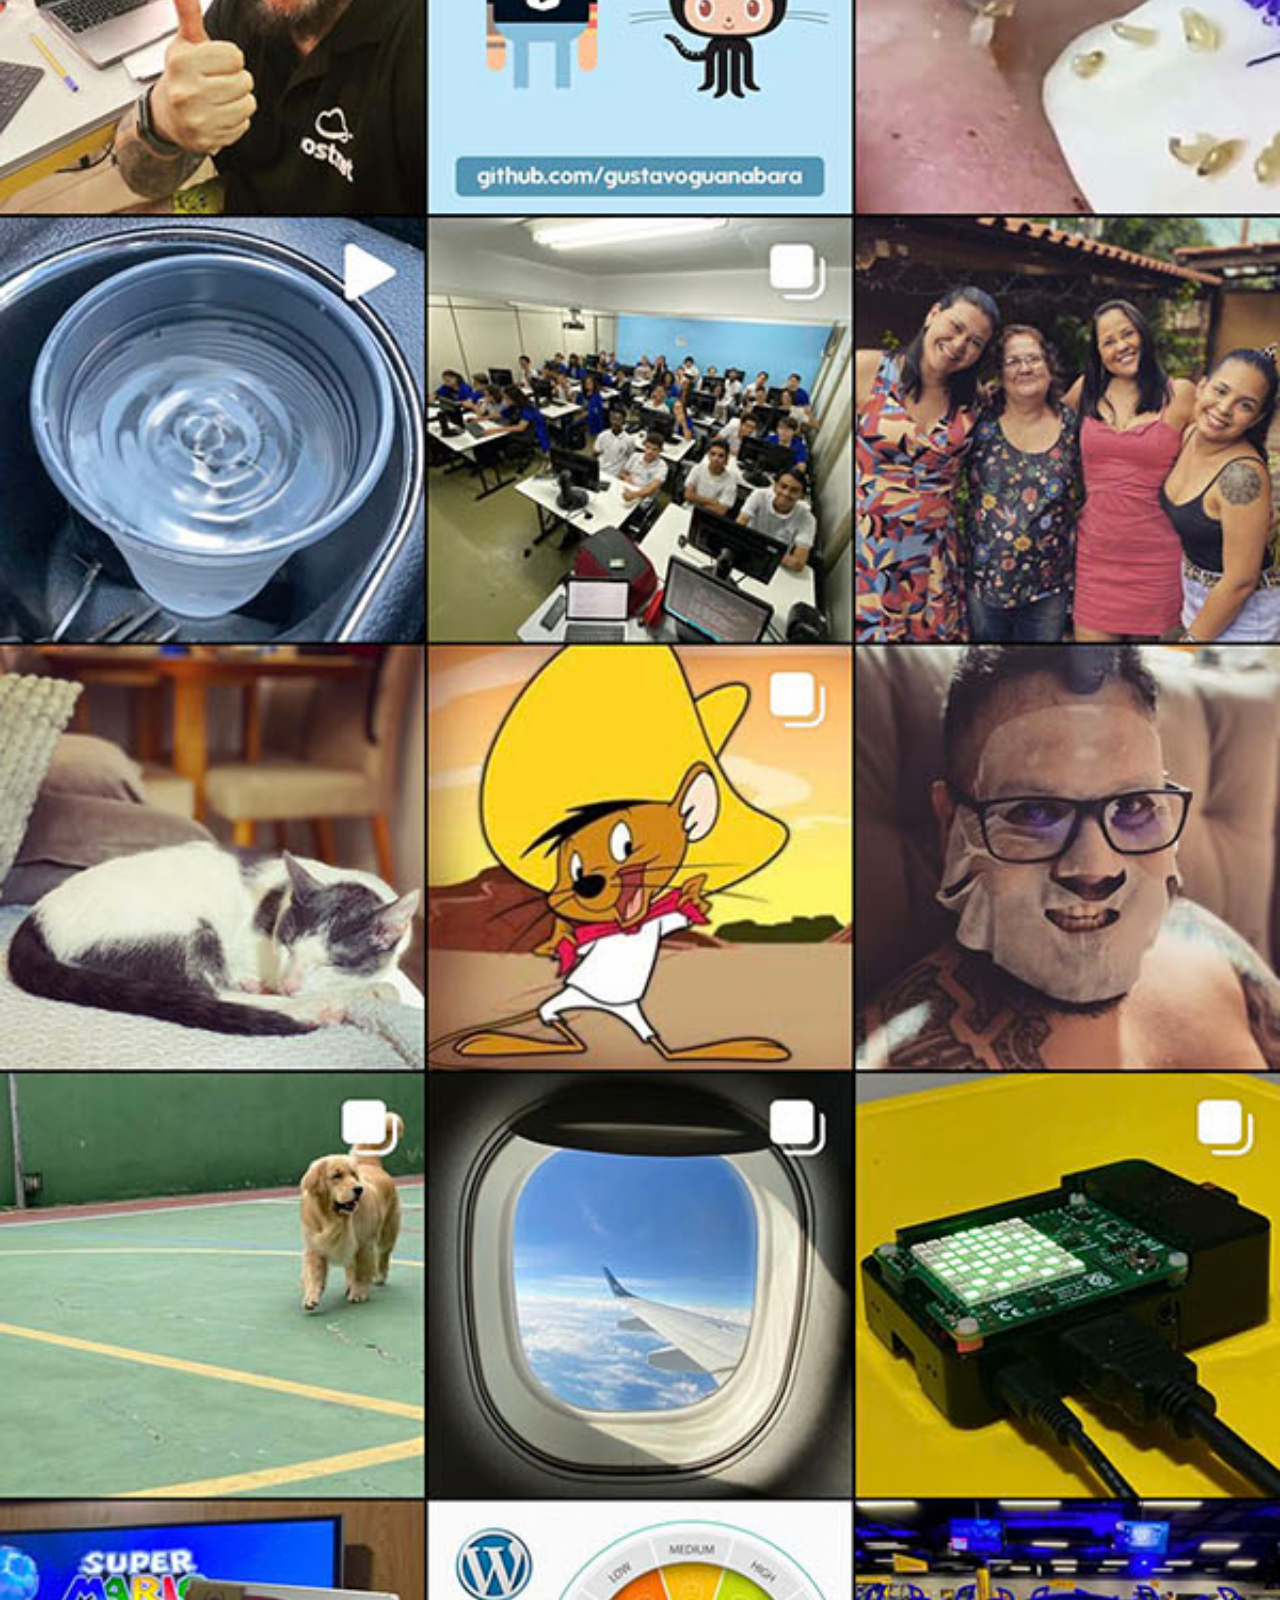
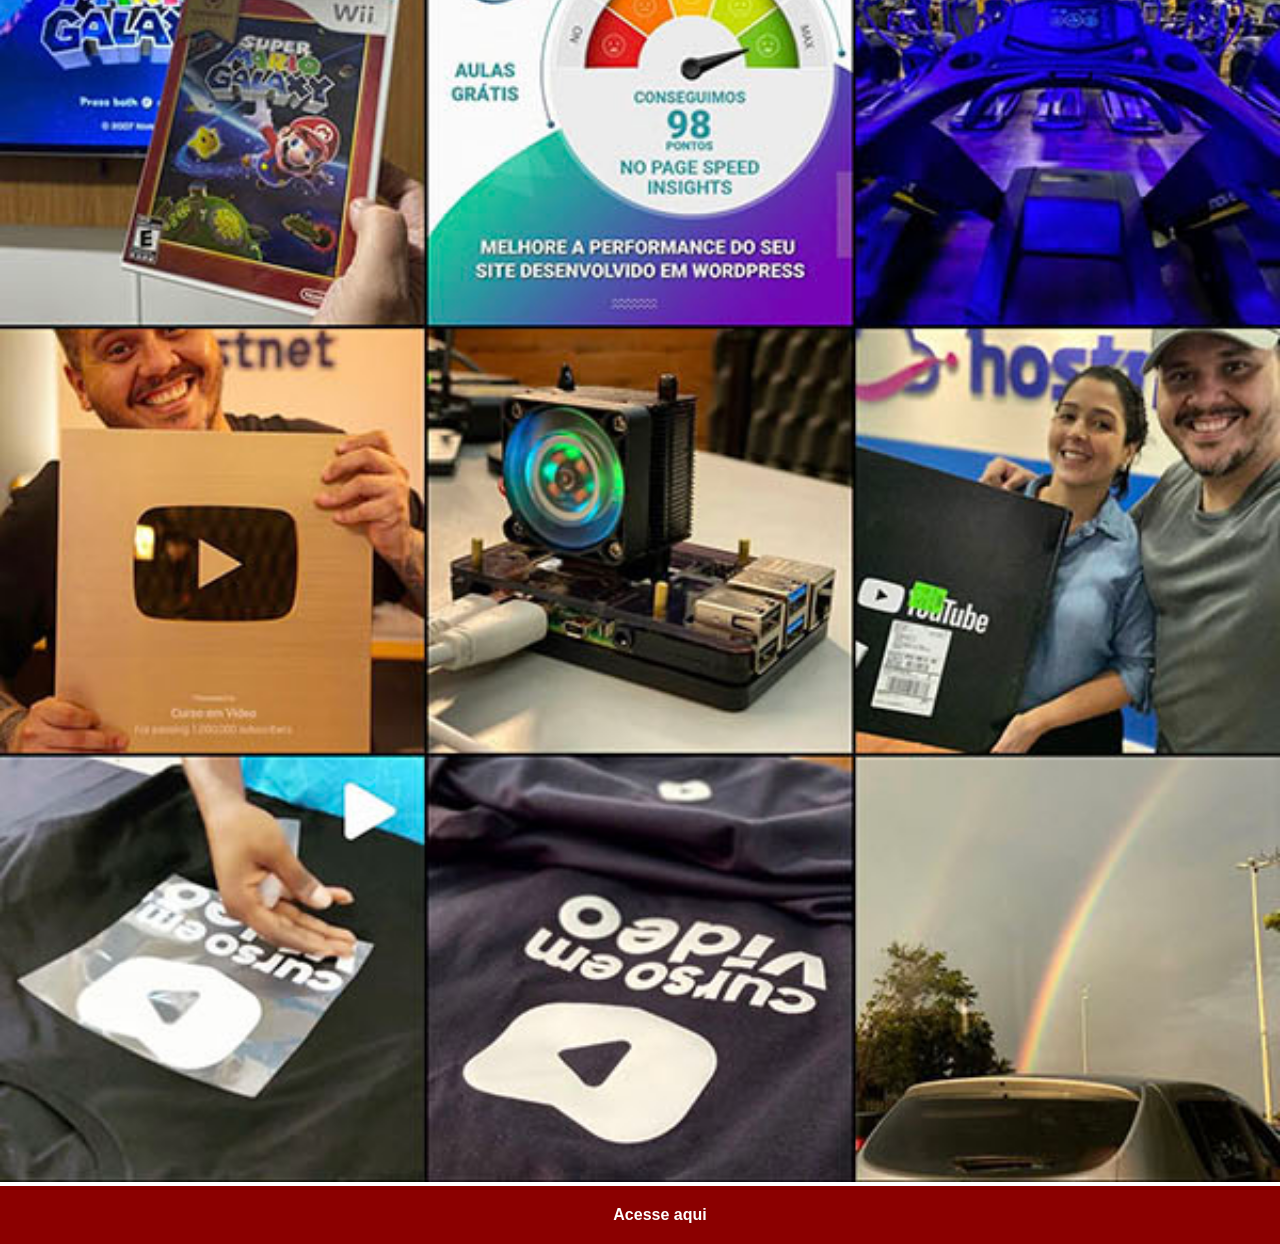
<file: instagram.html>
<!DOCTYPE html>
<html lang="pt-br">
<head>
    <meta charset="UTF-8">
    <meta name="viewport" content="width=device-width, initial-scale=1.0">
    <title>Instagram</title>

    <style>
        *{
            margin: 0px;
            padding: 0px;
            font-family: Arial, Helvetica, sans-serif;
        }

        ::-webkit-scrollbar{
            width: 0px;
            height: 0px;
        }

        img{
            width: 100vw;
        }
        
        a{
            display: block;
            width: 100vw;
            background-color: darkred;
            color: white;
            padding: 20px;
            text-align: center;
            font-weight: bolder;
            text-decoration: none;
            margin-top: 0px;
        }

        a:hover{
            background-color: red;
        }

        </style>
    
</head>
<body>
    <img src="imagens/tela-instagram.jpg" alt="instagram">
    <a href="#" target="_blank">Acesse aqui</a>
</body>
</html>
</file>
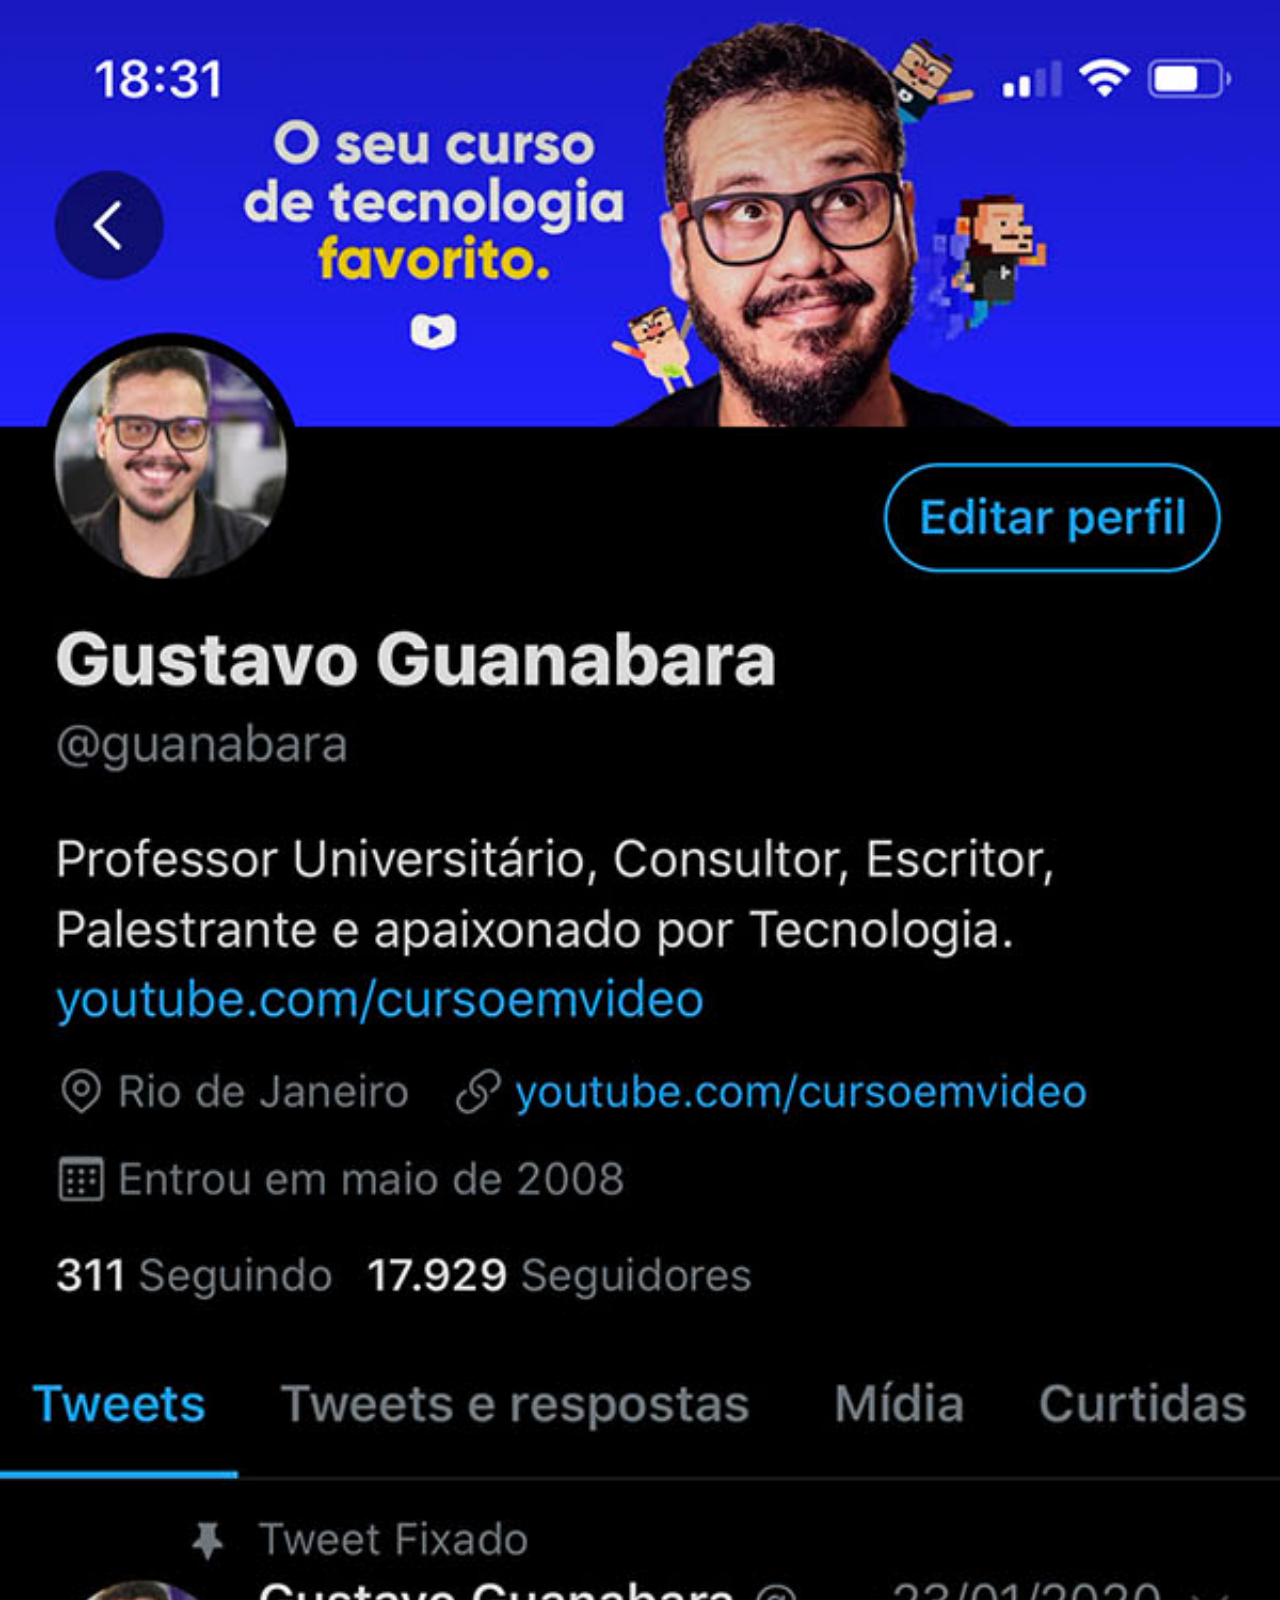
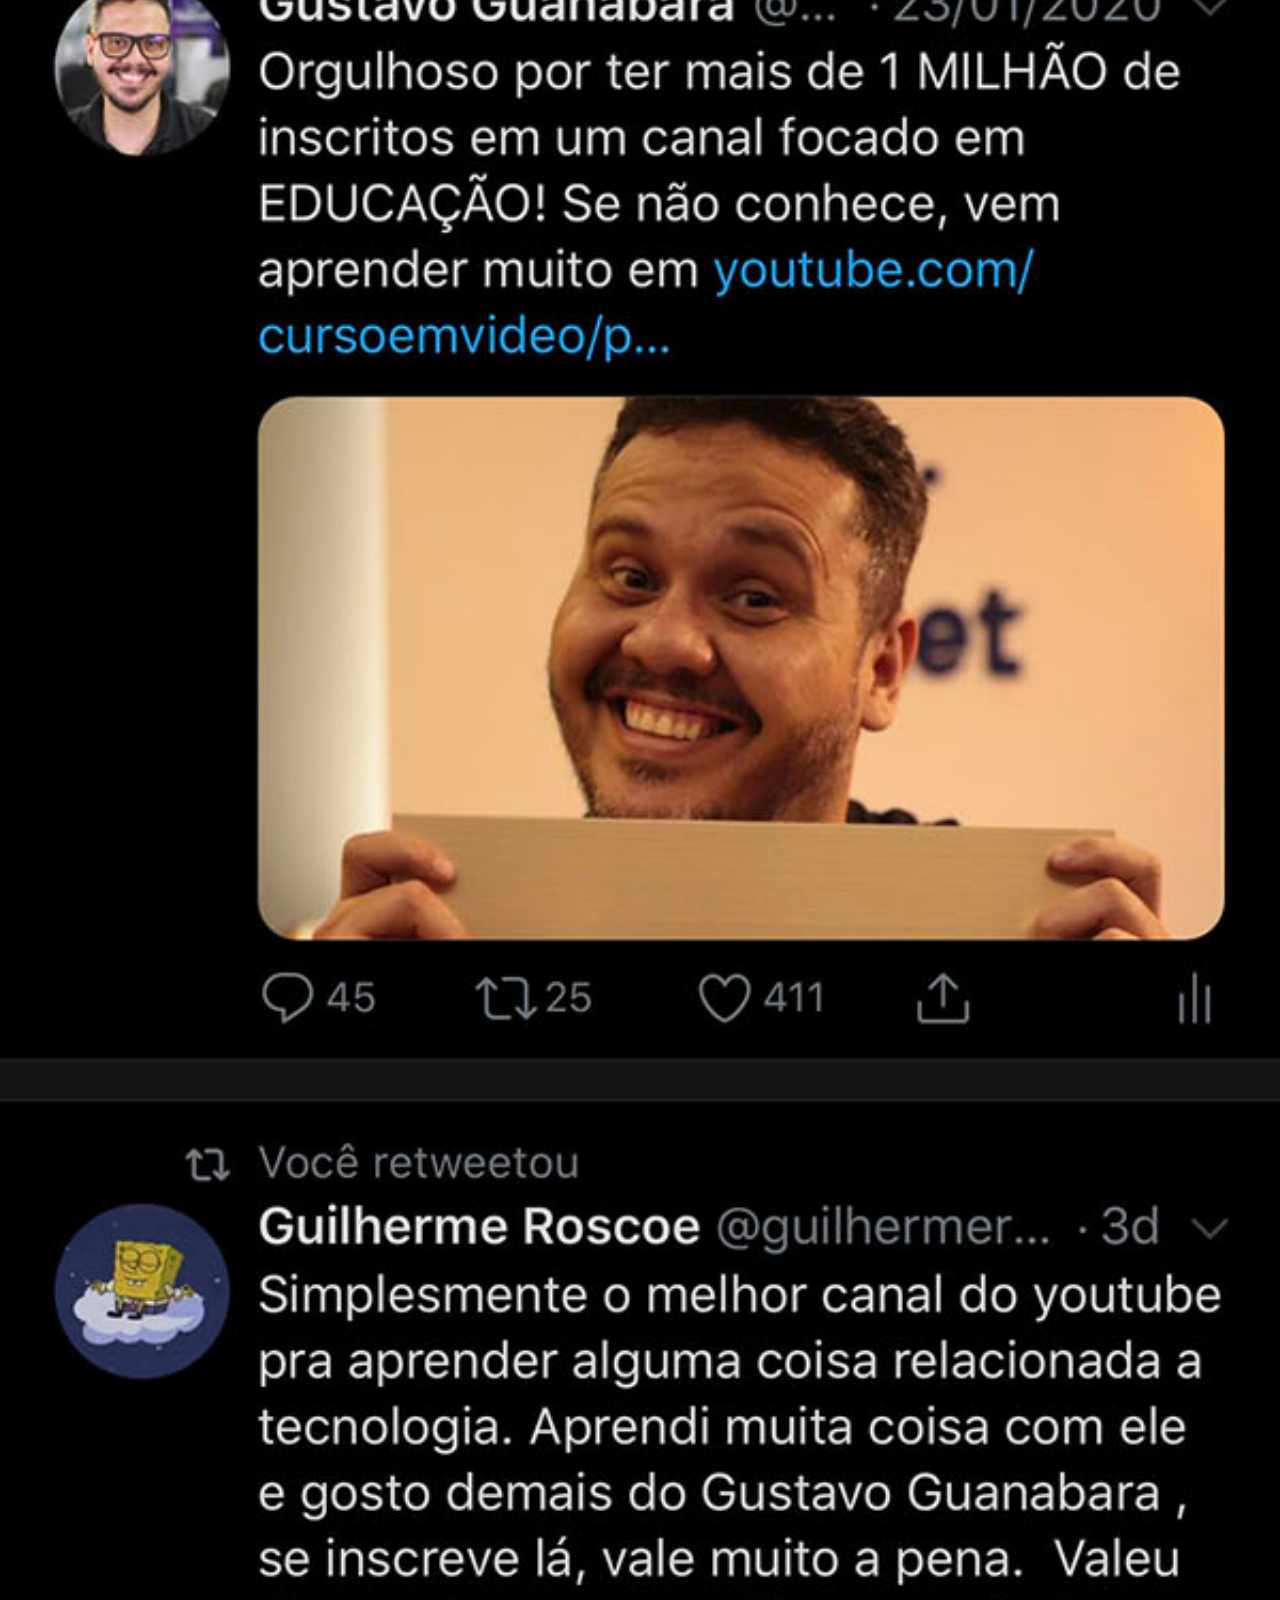
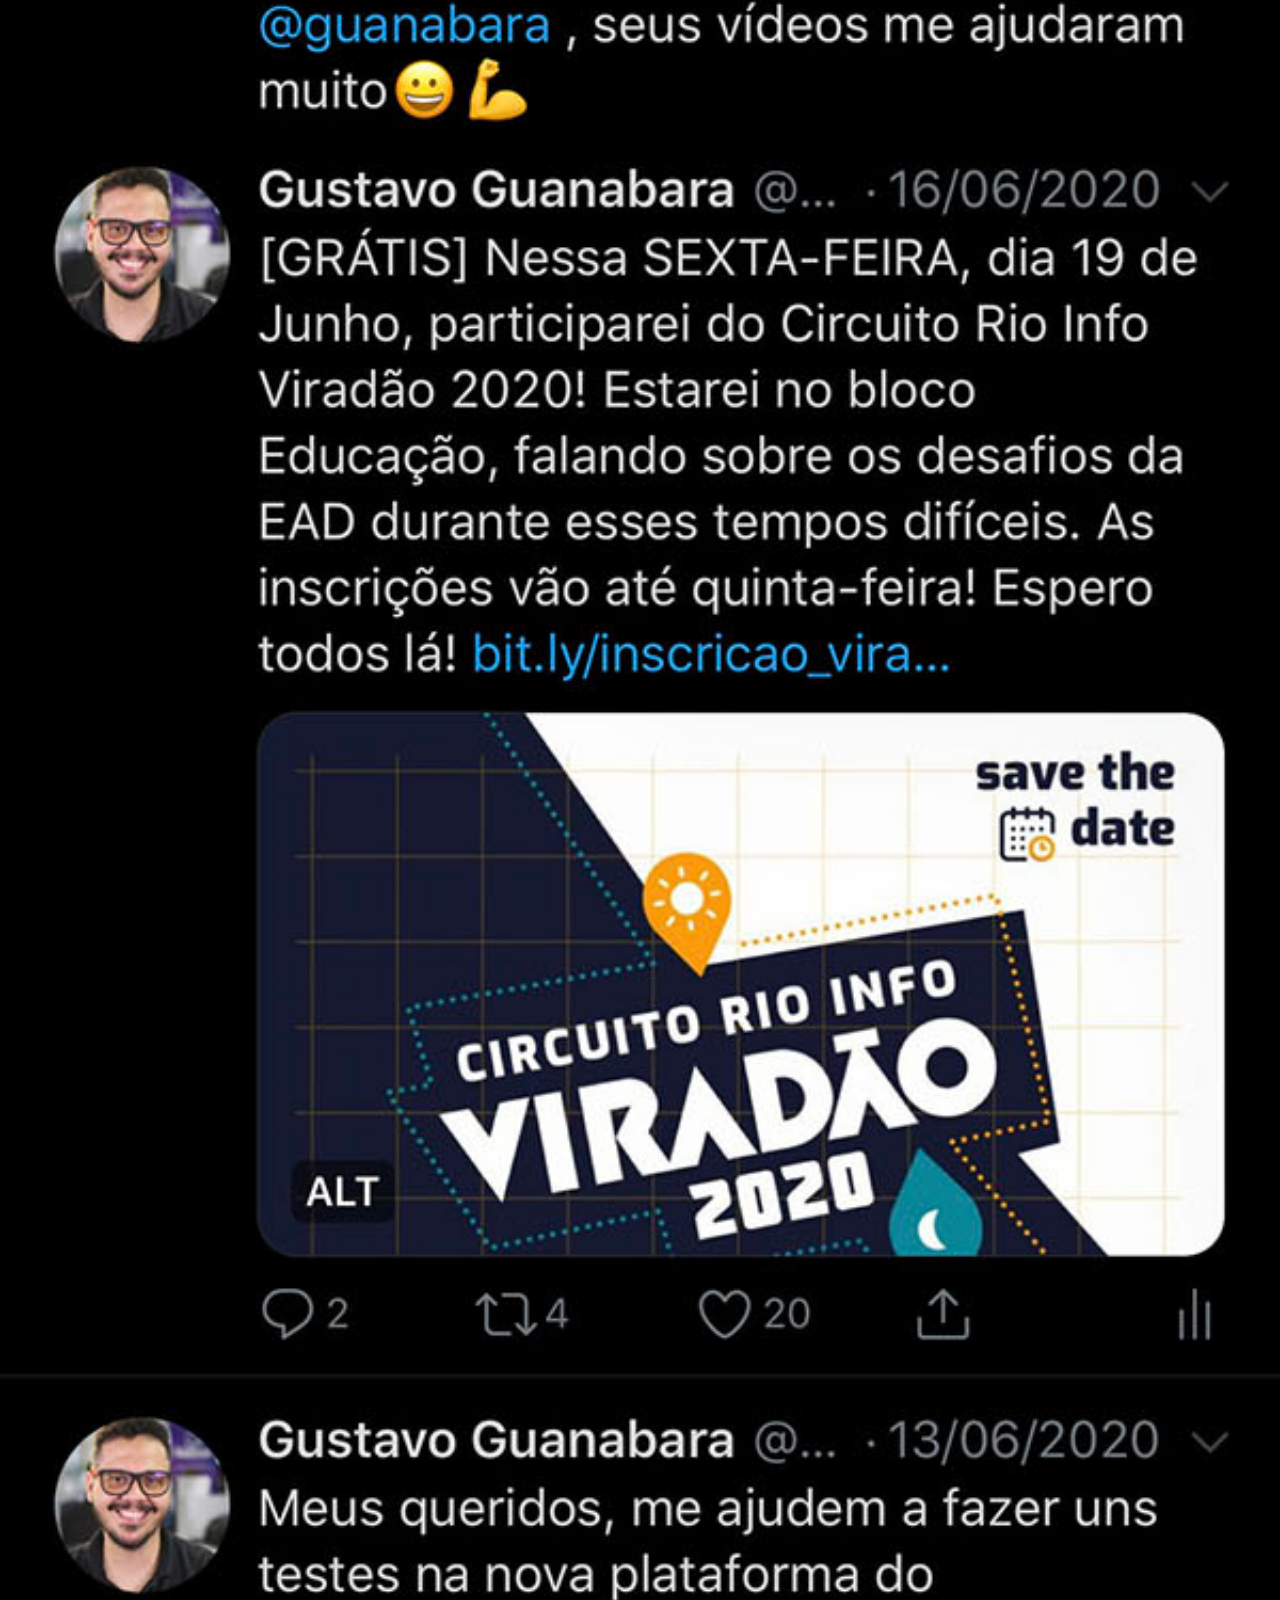
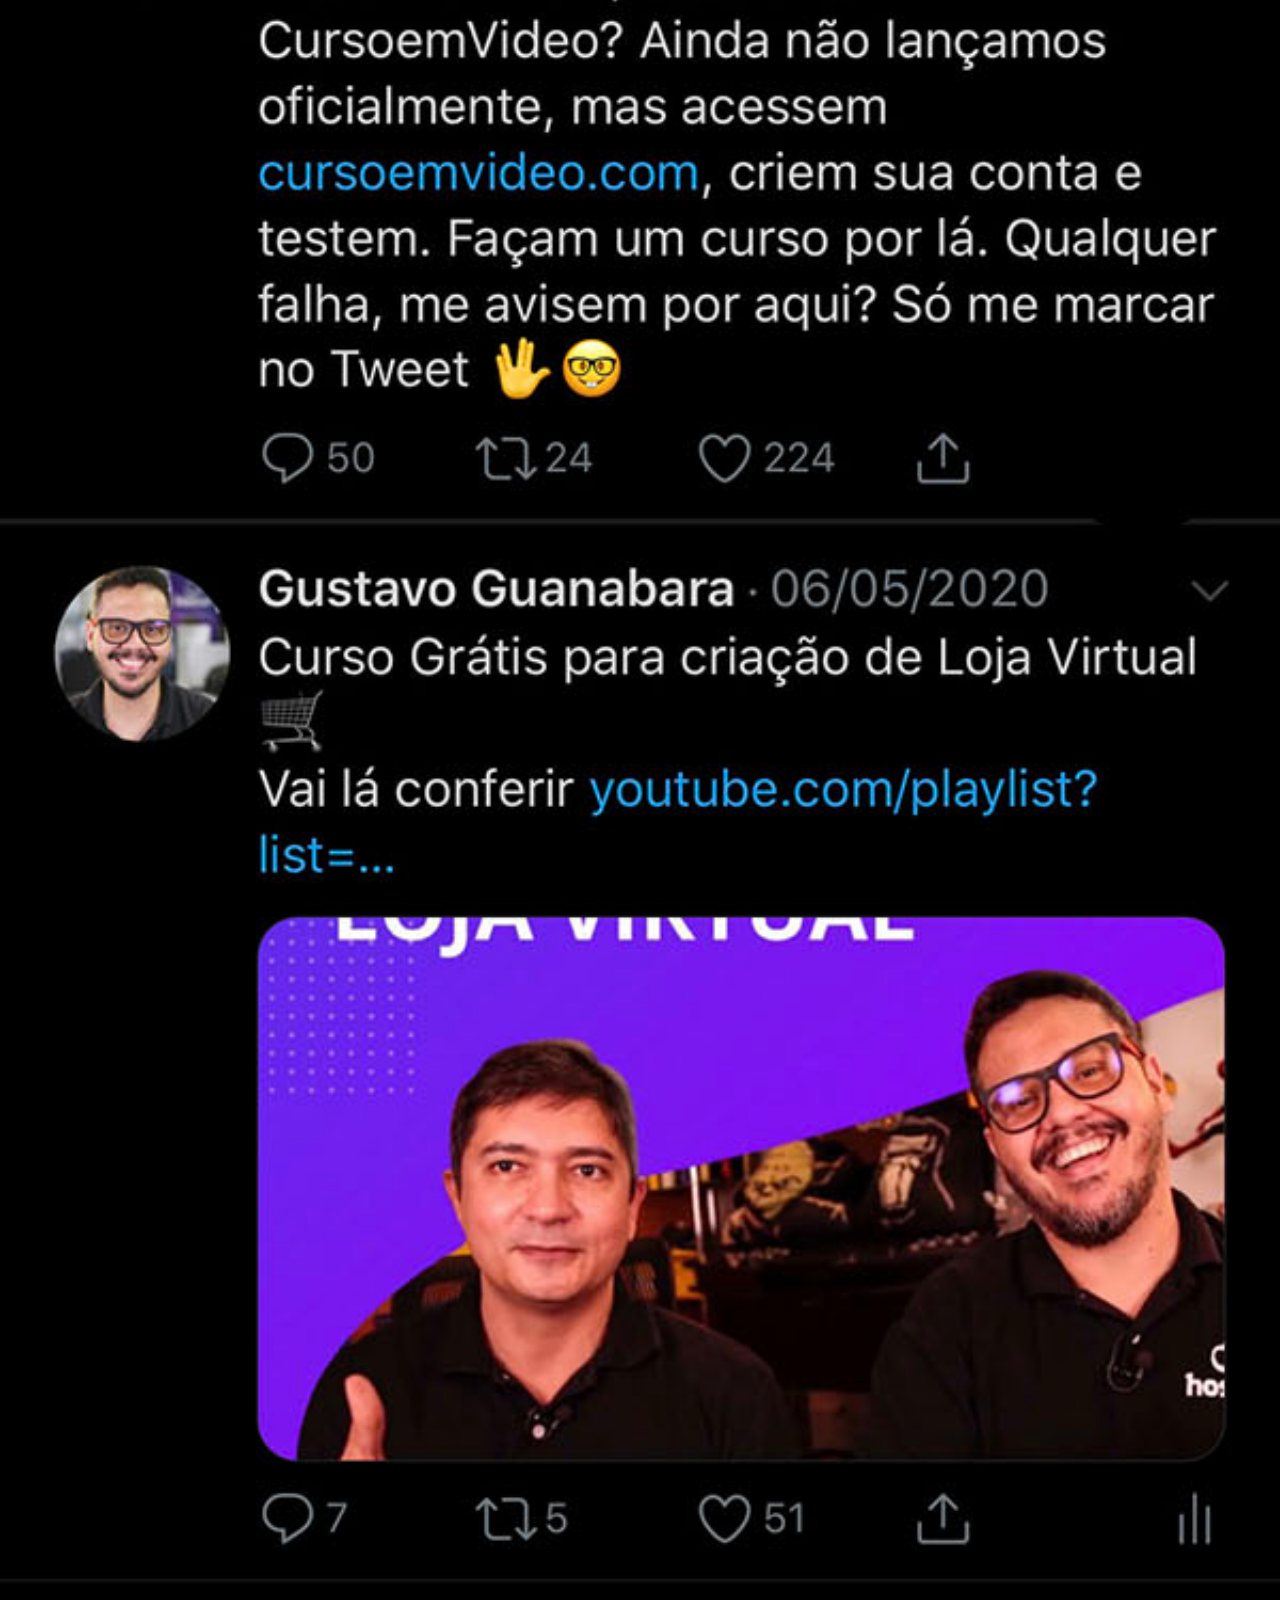
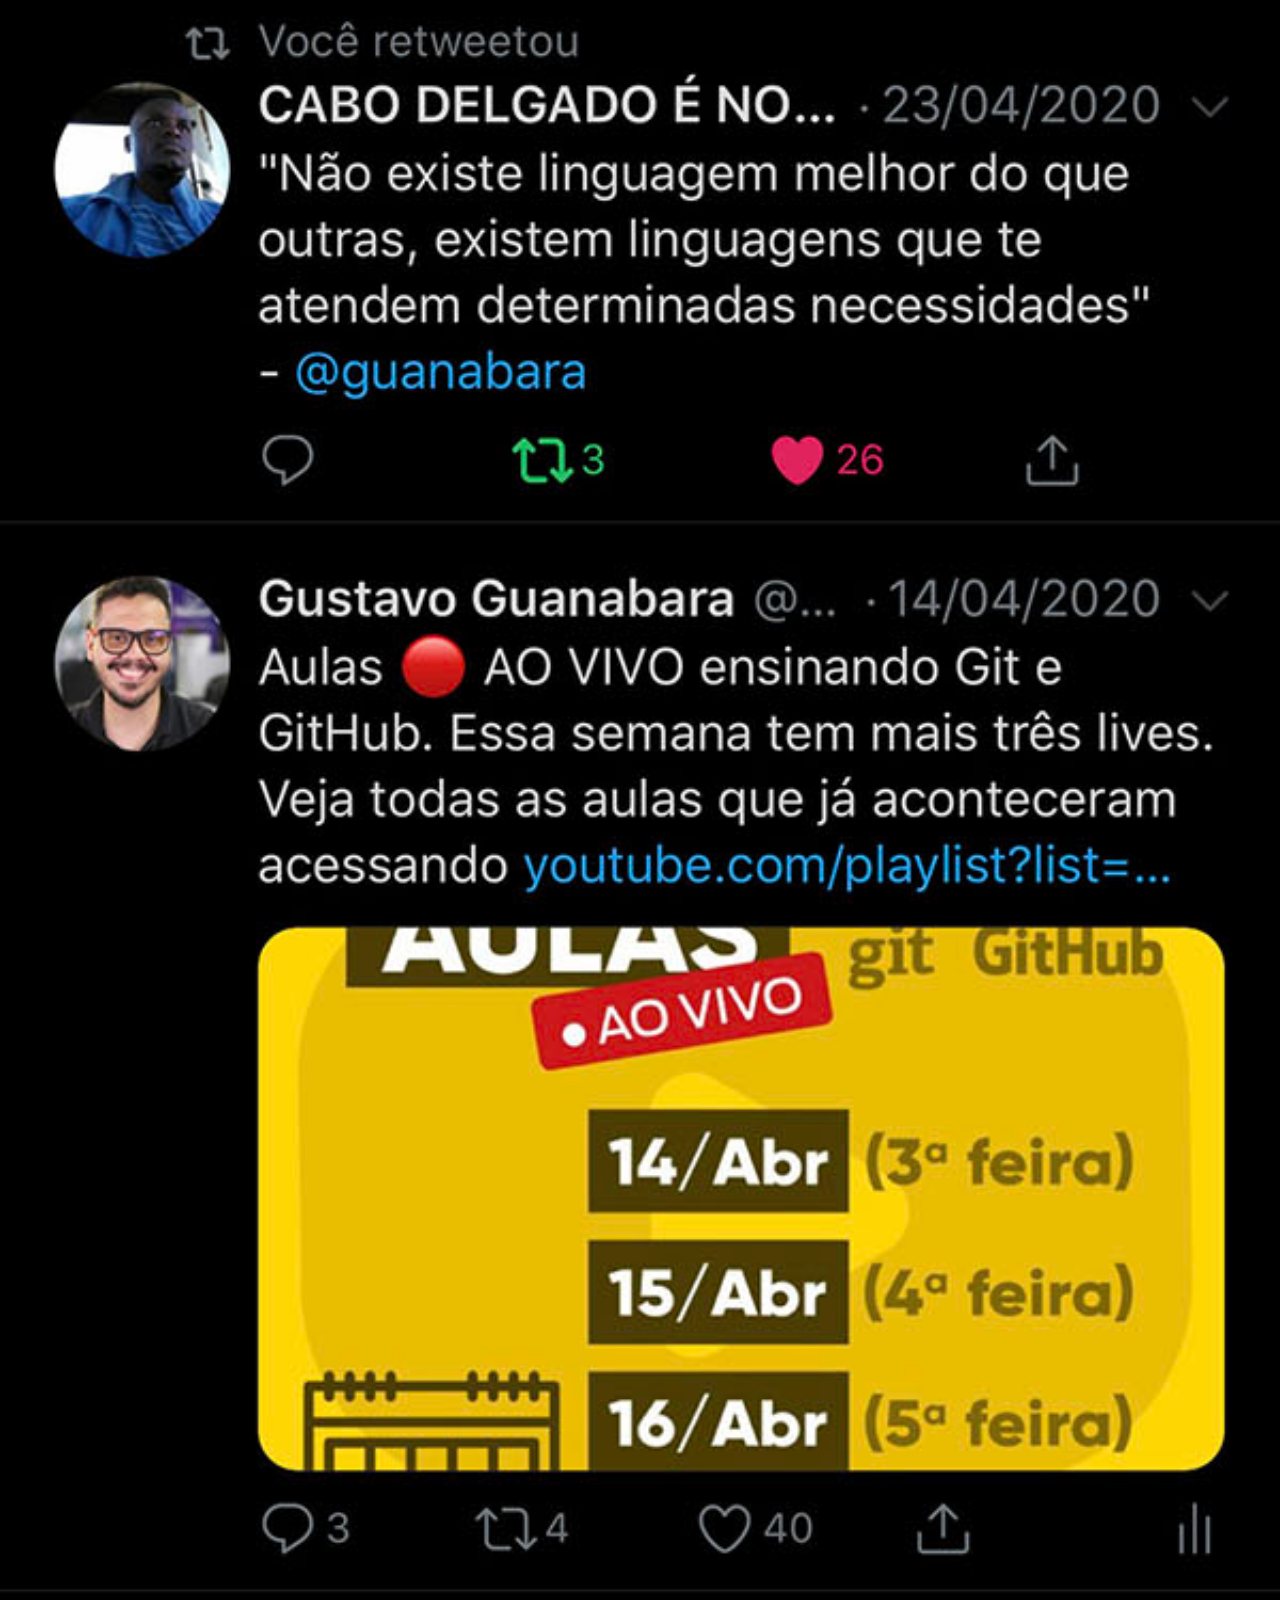
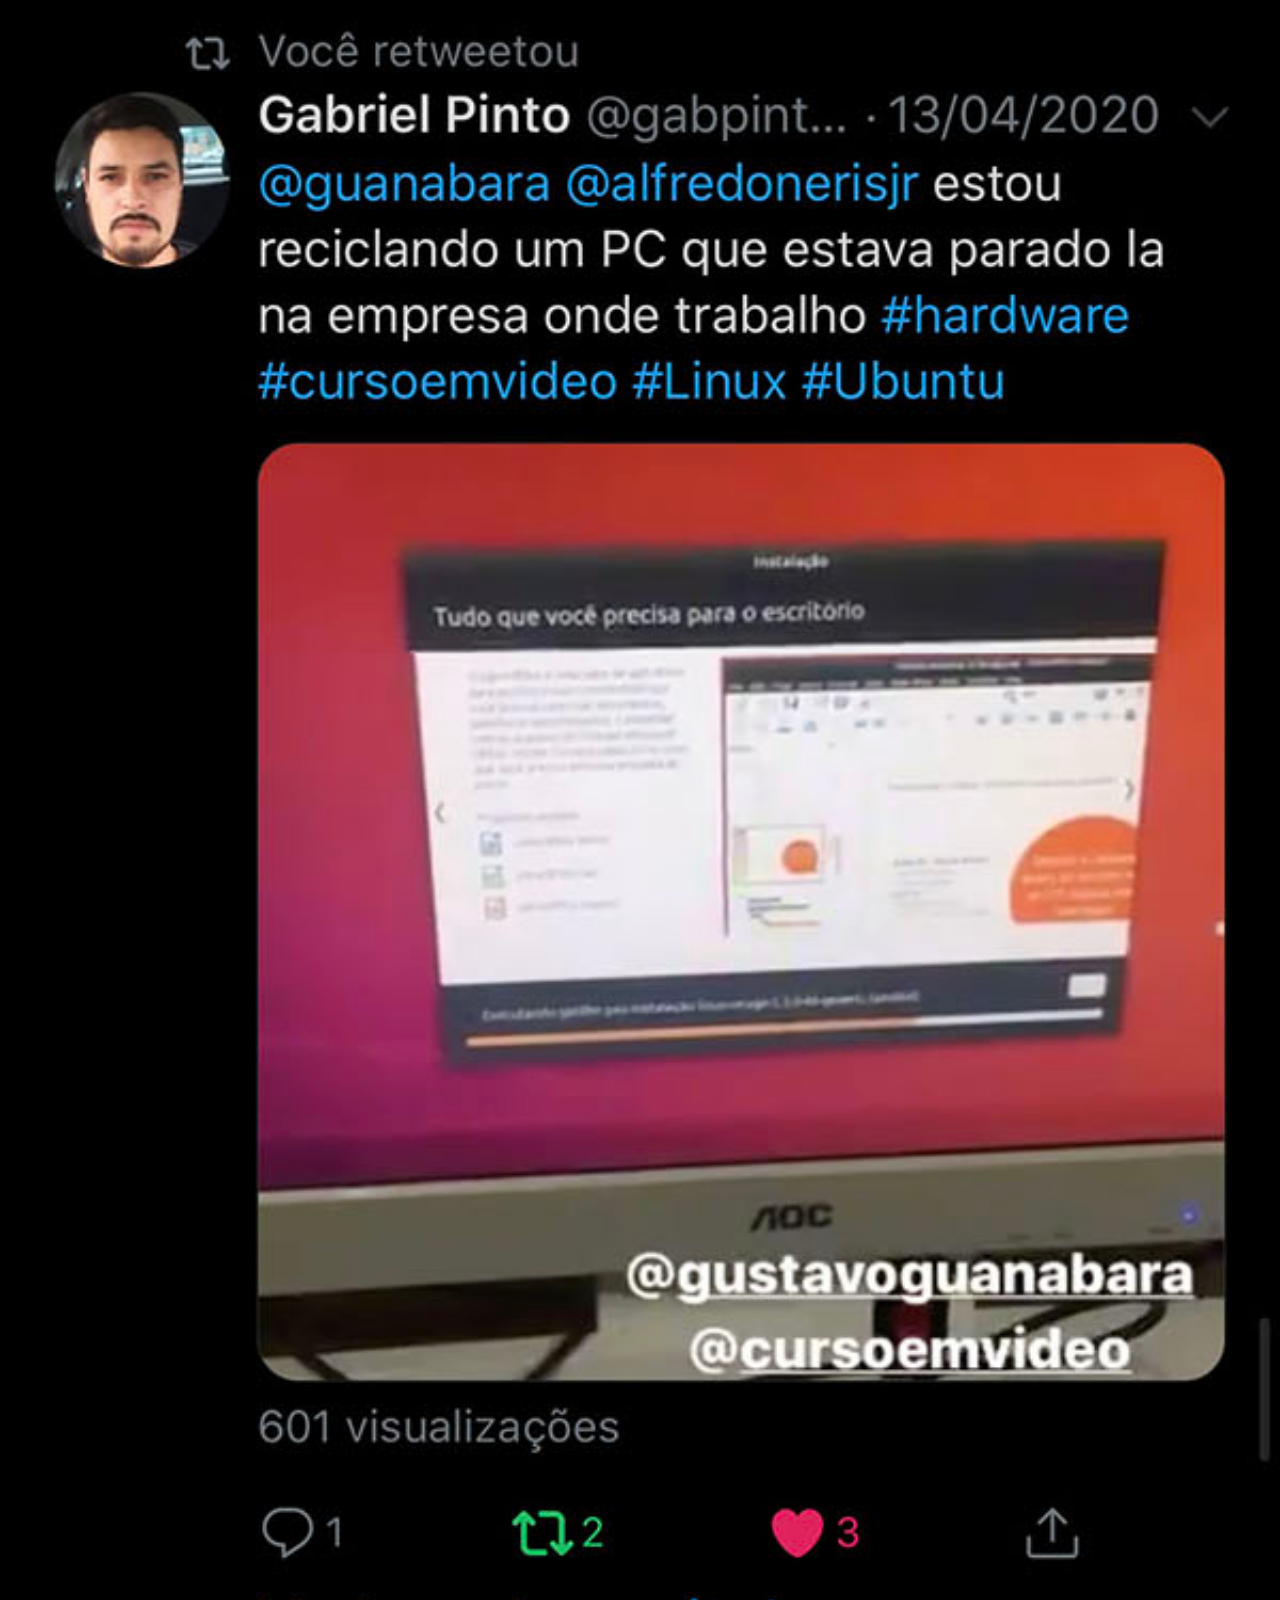
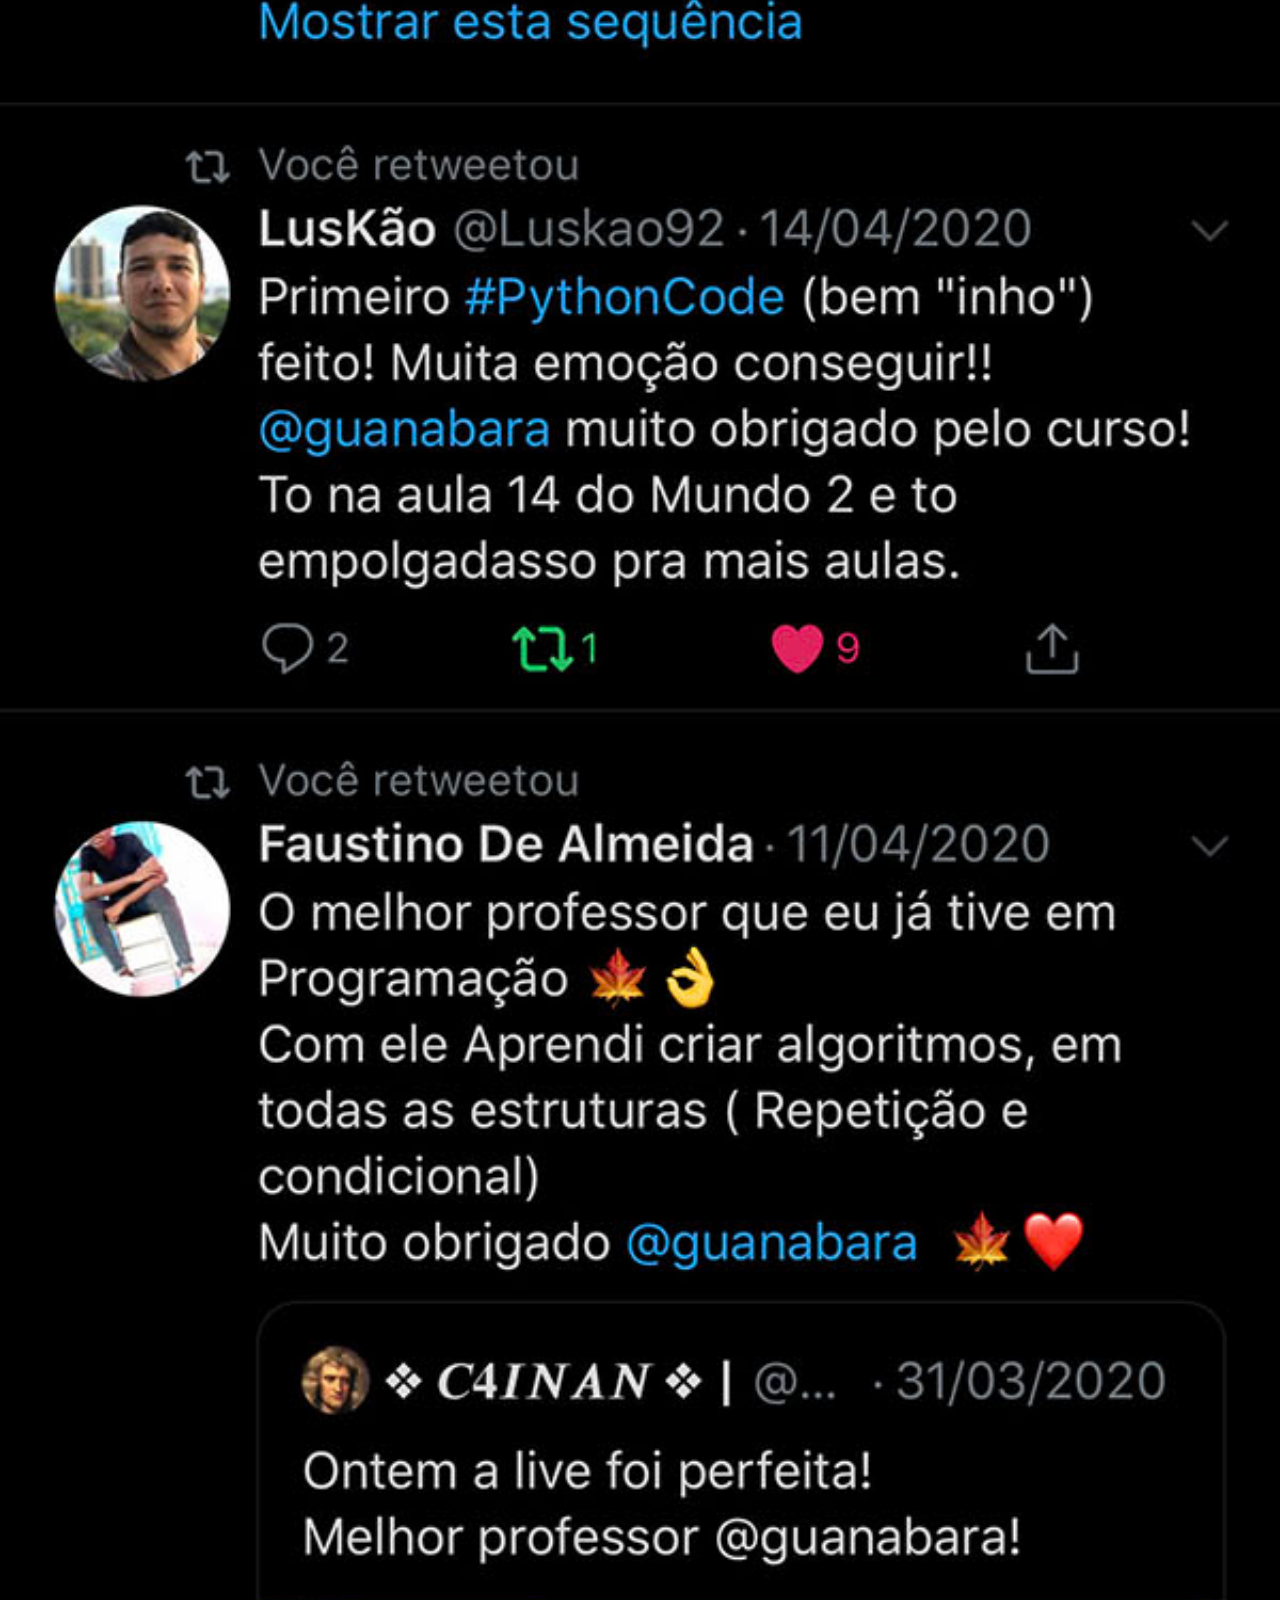
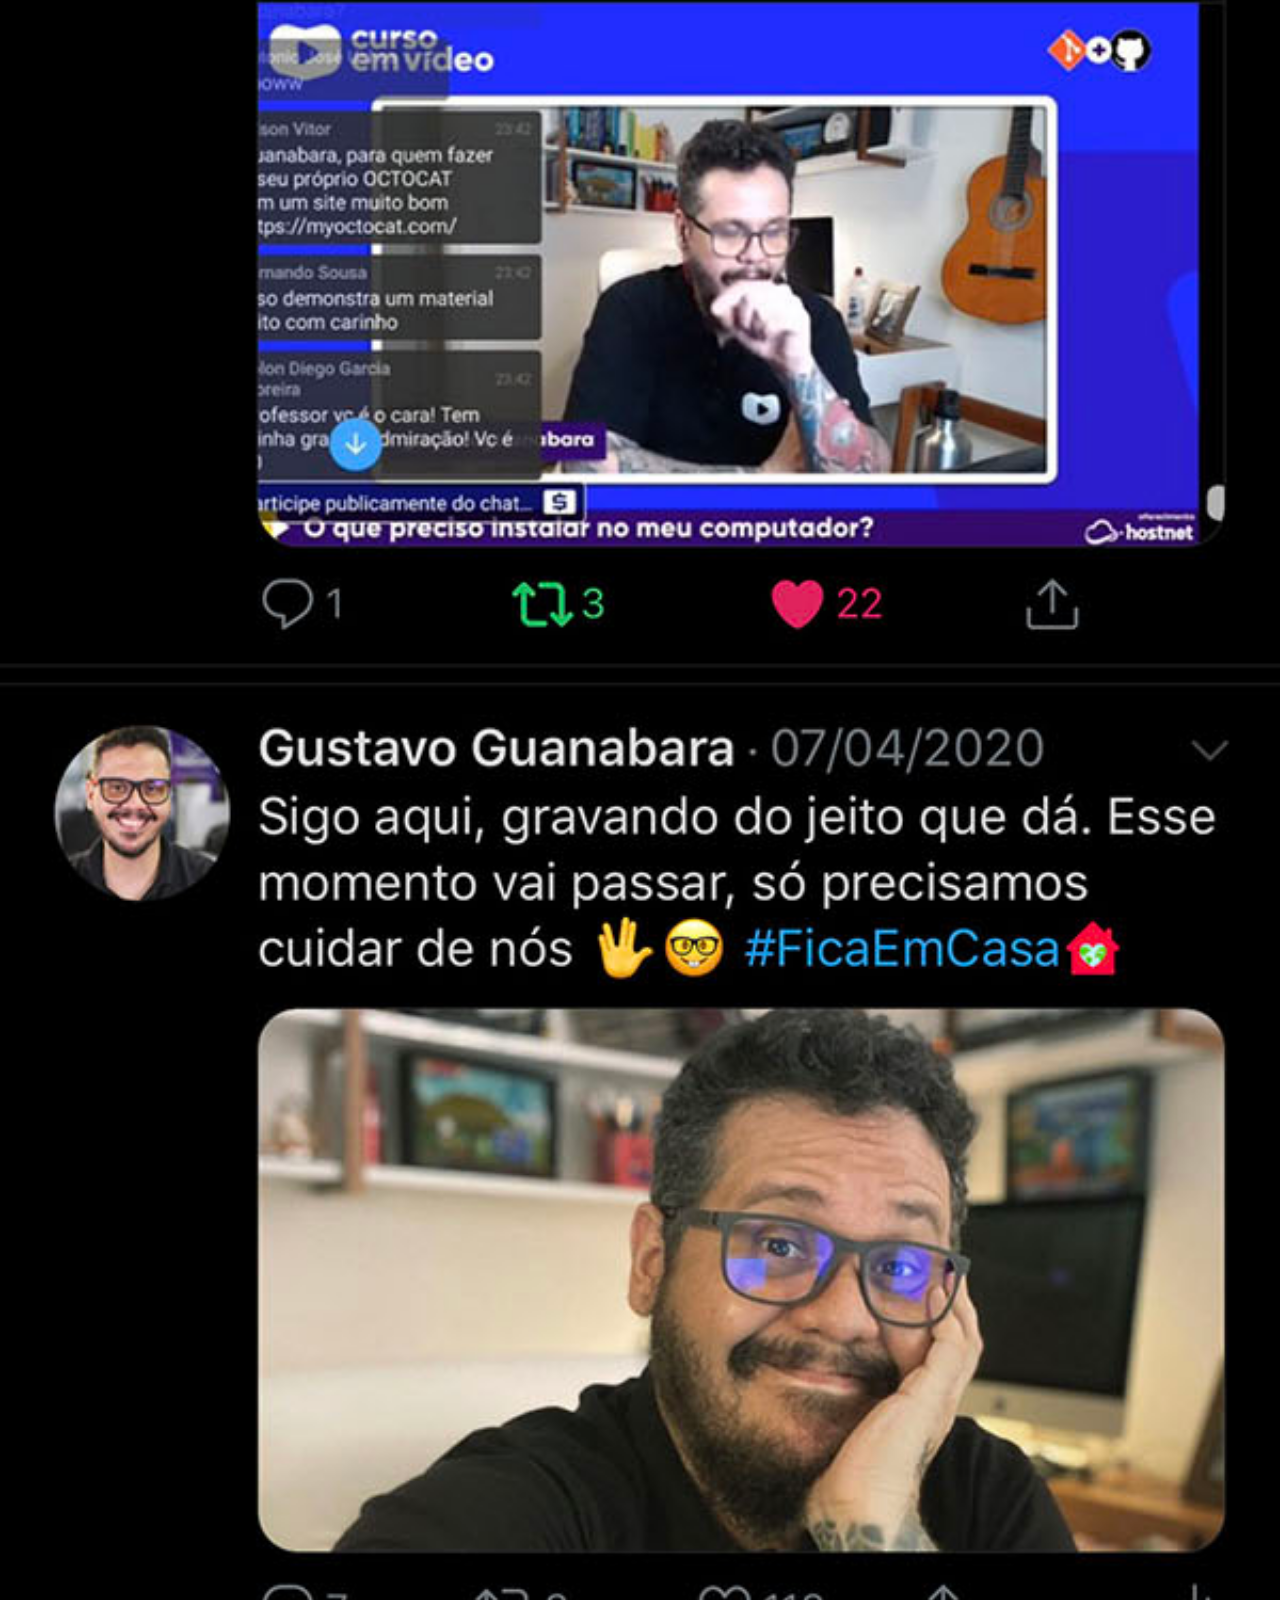
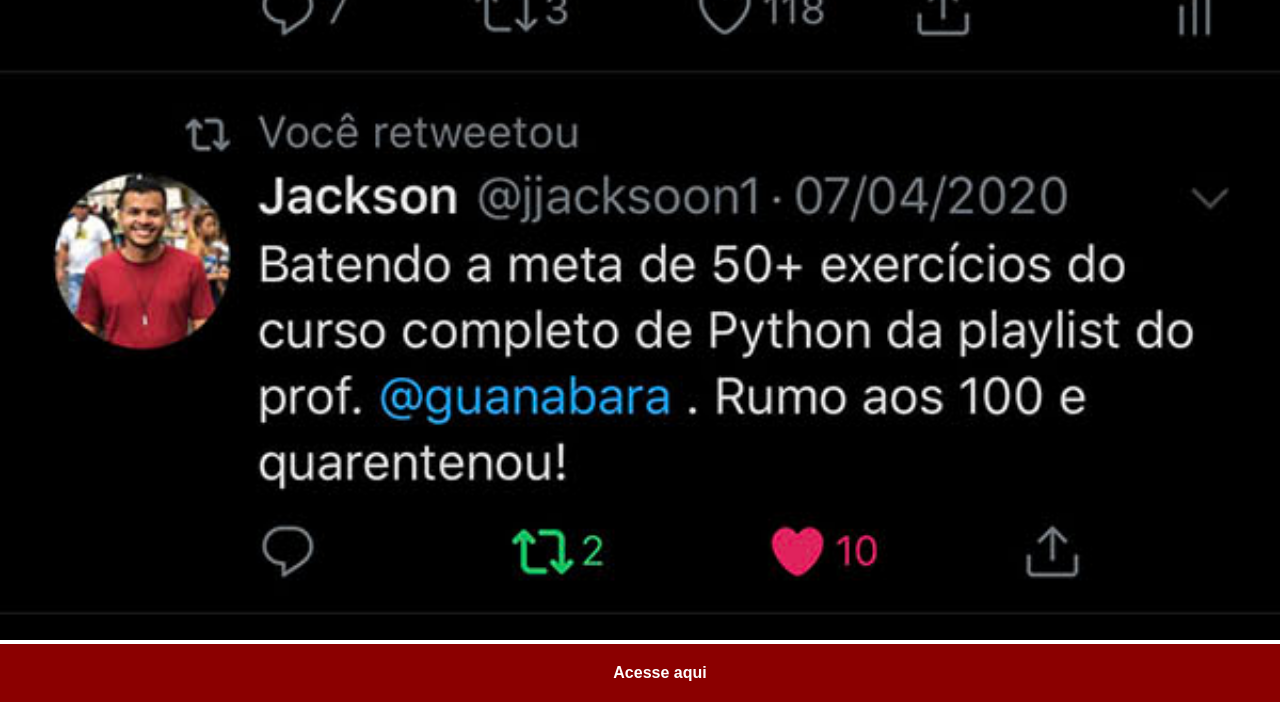
<file: twitter.html>
<!DOCTYPE html>
<html lang="pt-br">
<head>
    <meta charset="UTF-8">
    <meta name="viewport" content="width=device-width, initial-scale=1.0">
    <title>twitter</title>

    <style>
        *{
            margin: 0px;
            padding: 0px;
            font-family: Arial, Helvetica, sans-serif;
        }

        ::-webkit-scrollbar{
            width: 0px;
            height: 0px;
        }

        img{
            width: 100vw;
        }
        
        a{
            display: block;
            width: 100vw;
            background-color: darkred;
            color: white;
            padding: 20px;
            text-align: center;
            font-weight: bolder;
            text-decoration: none;
            margin-top: 0px;
        }

        a:hover{
            background-color: red;
        }

        </style>

</head>
<body>
    <img src="imagens/tela-twitter.jpg" alt="twitter">
    <a href="#" target="_blank">Acesse aqui</a>
</body>
</html>
</file>
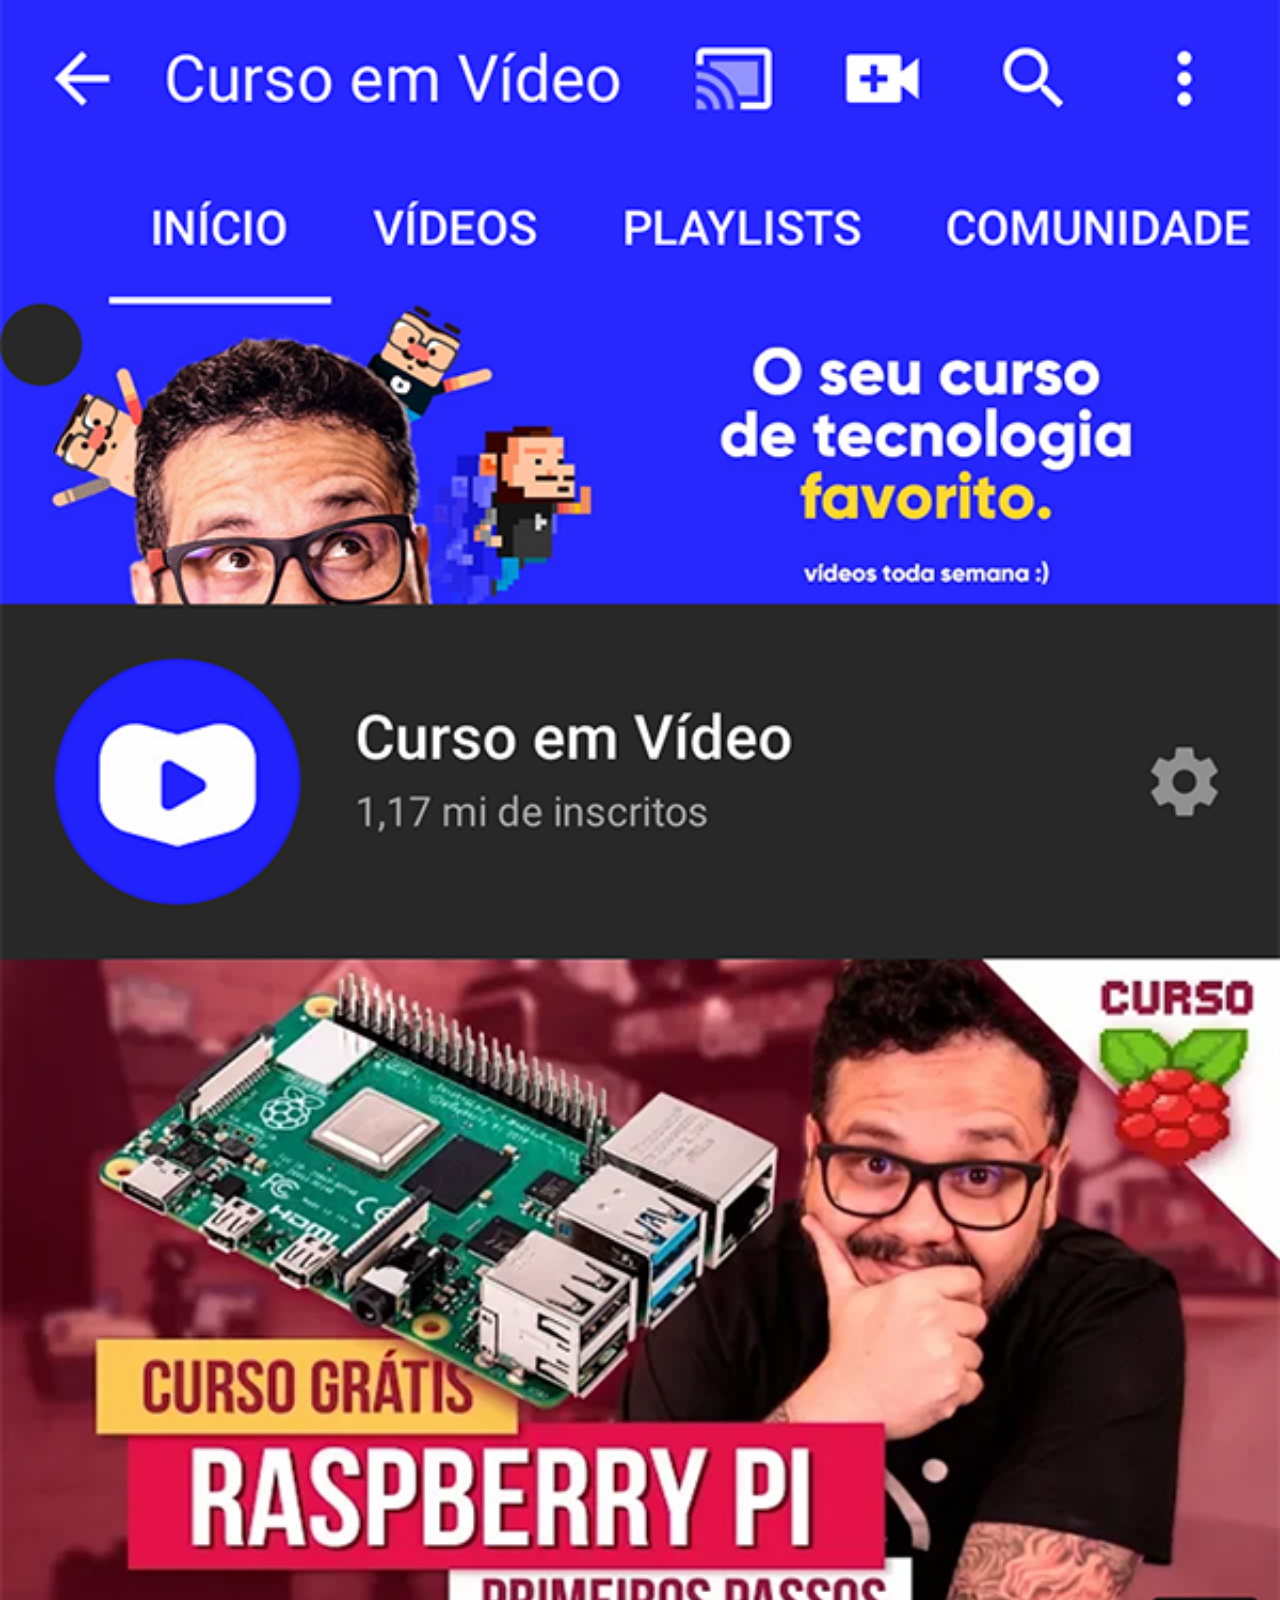
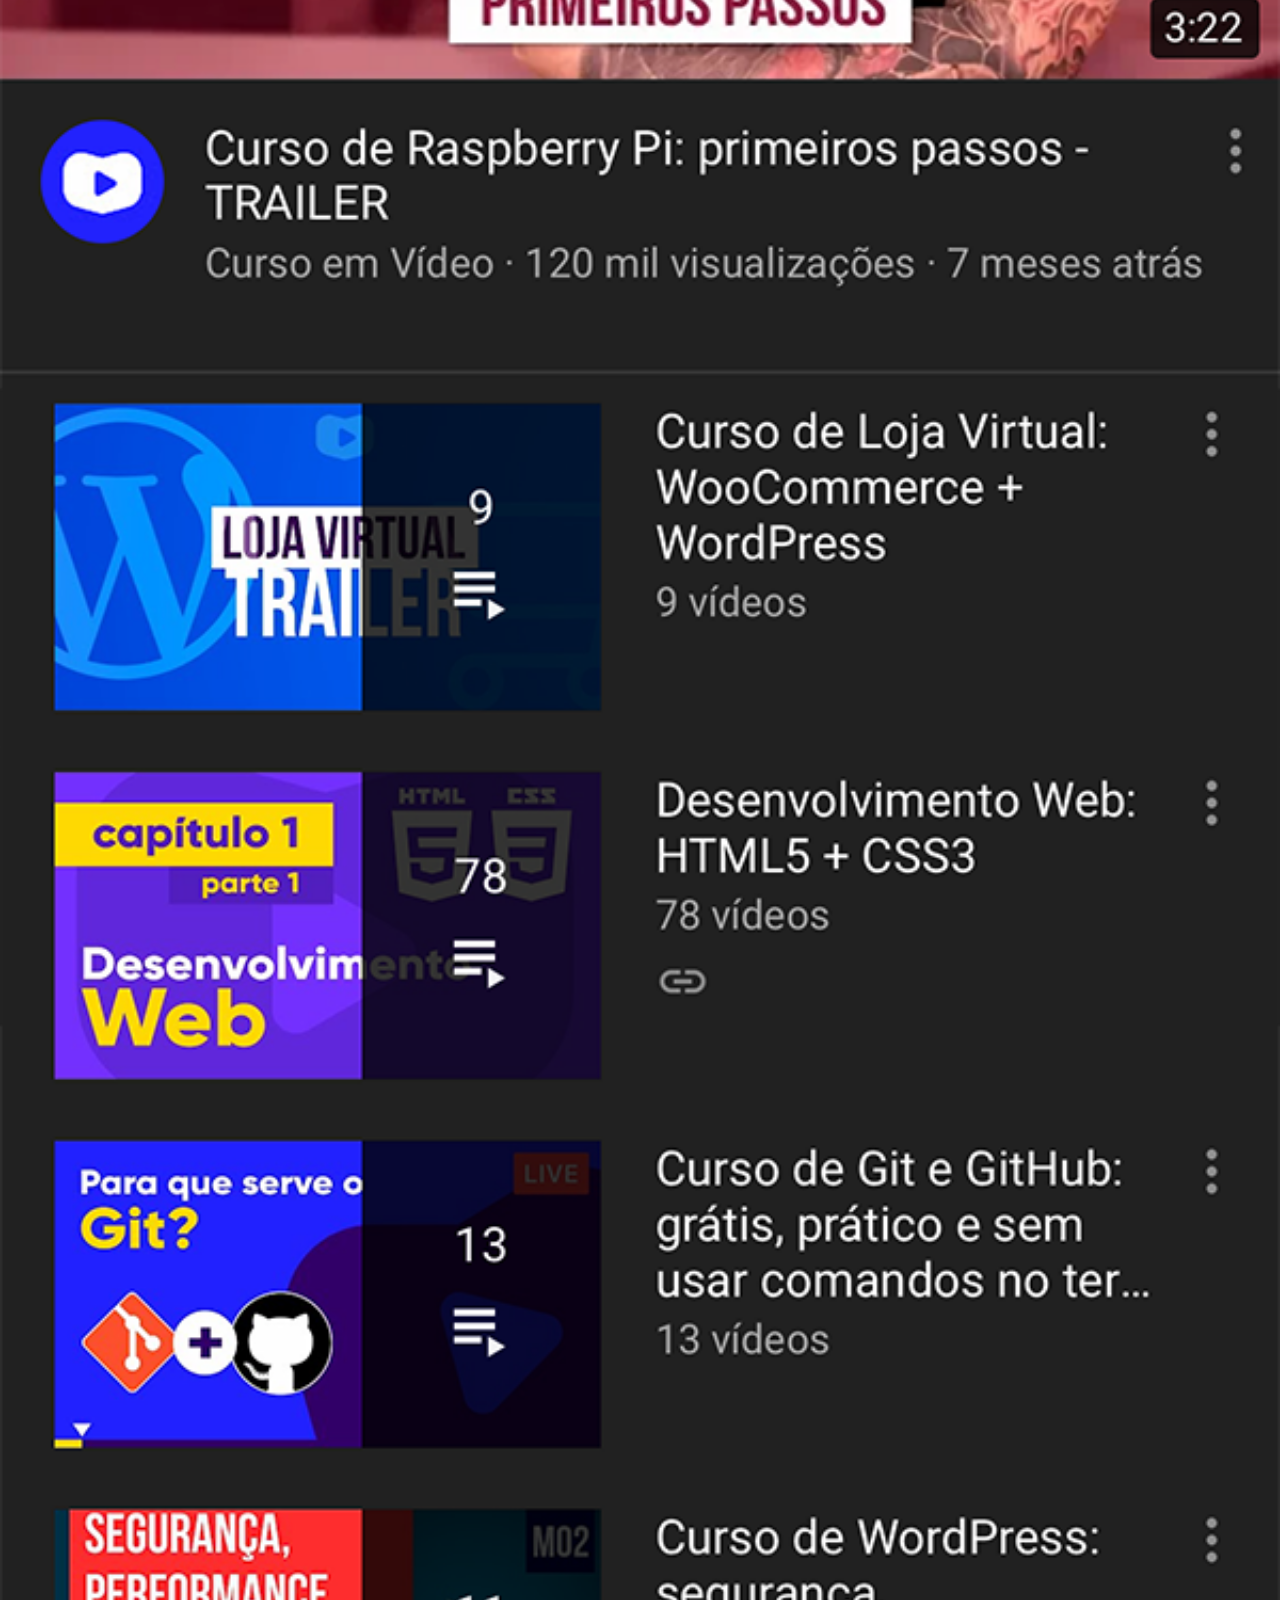
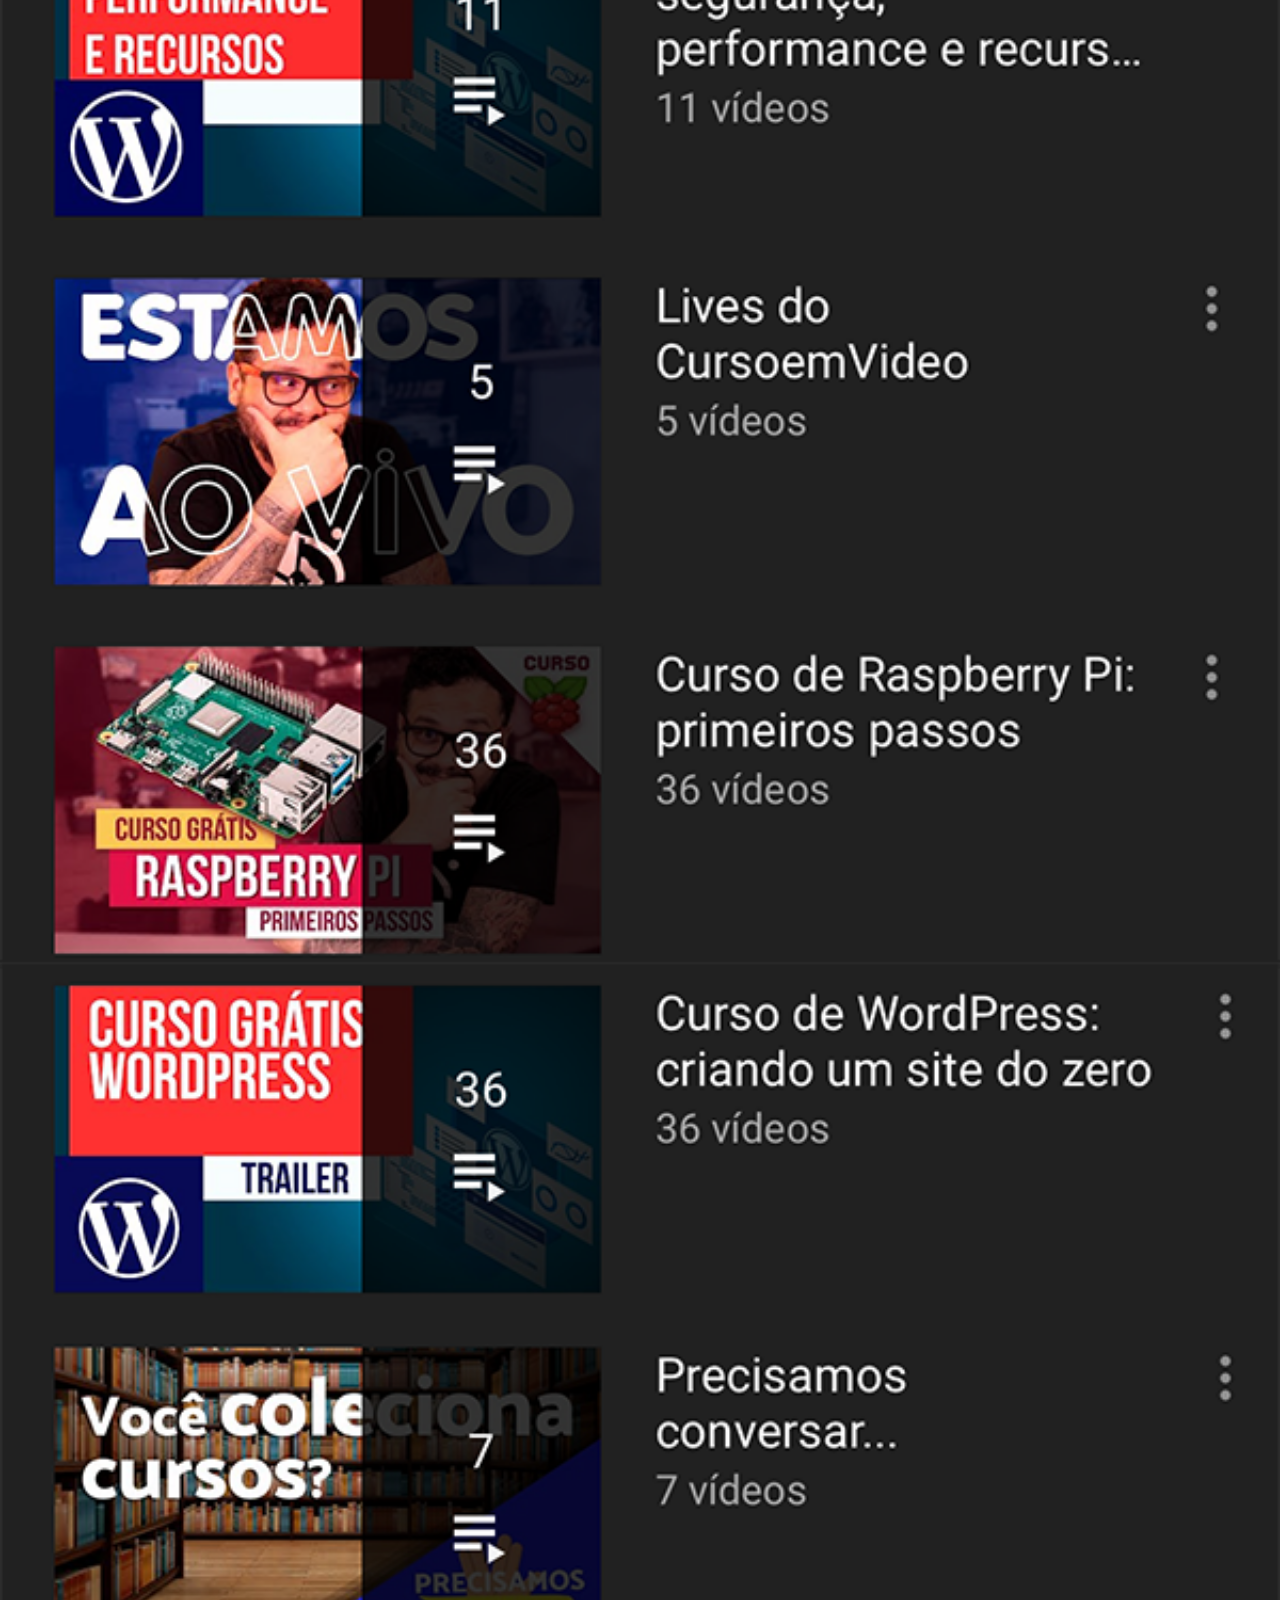
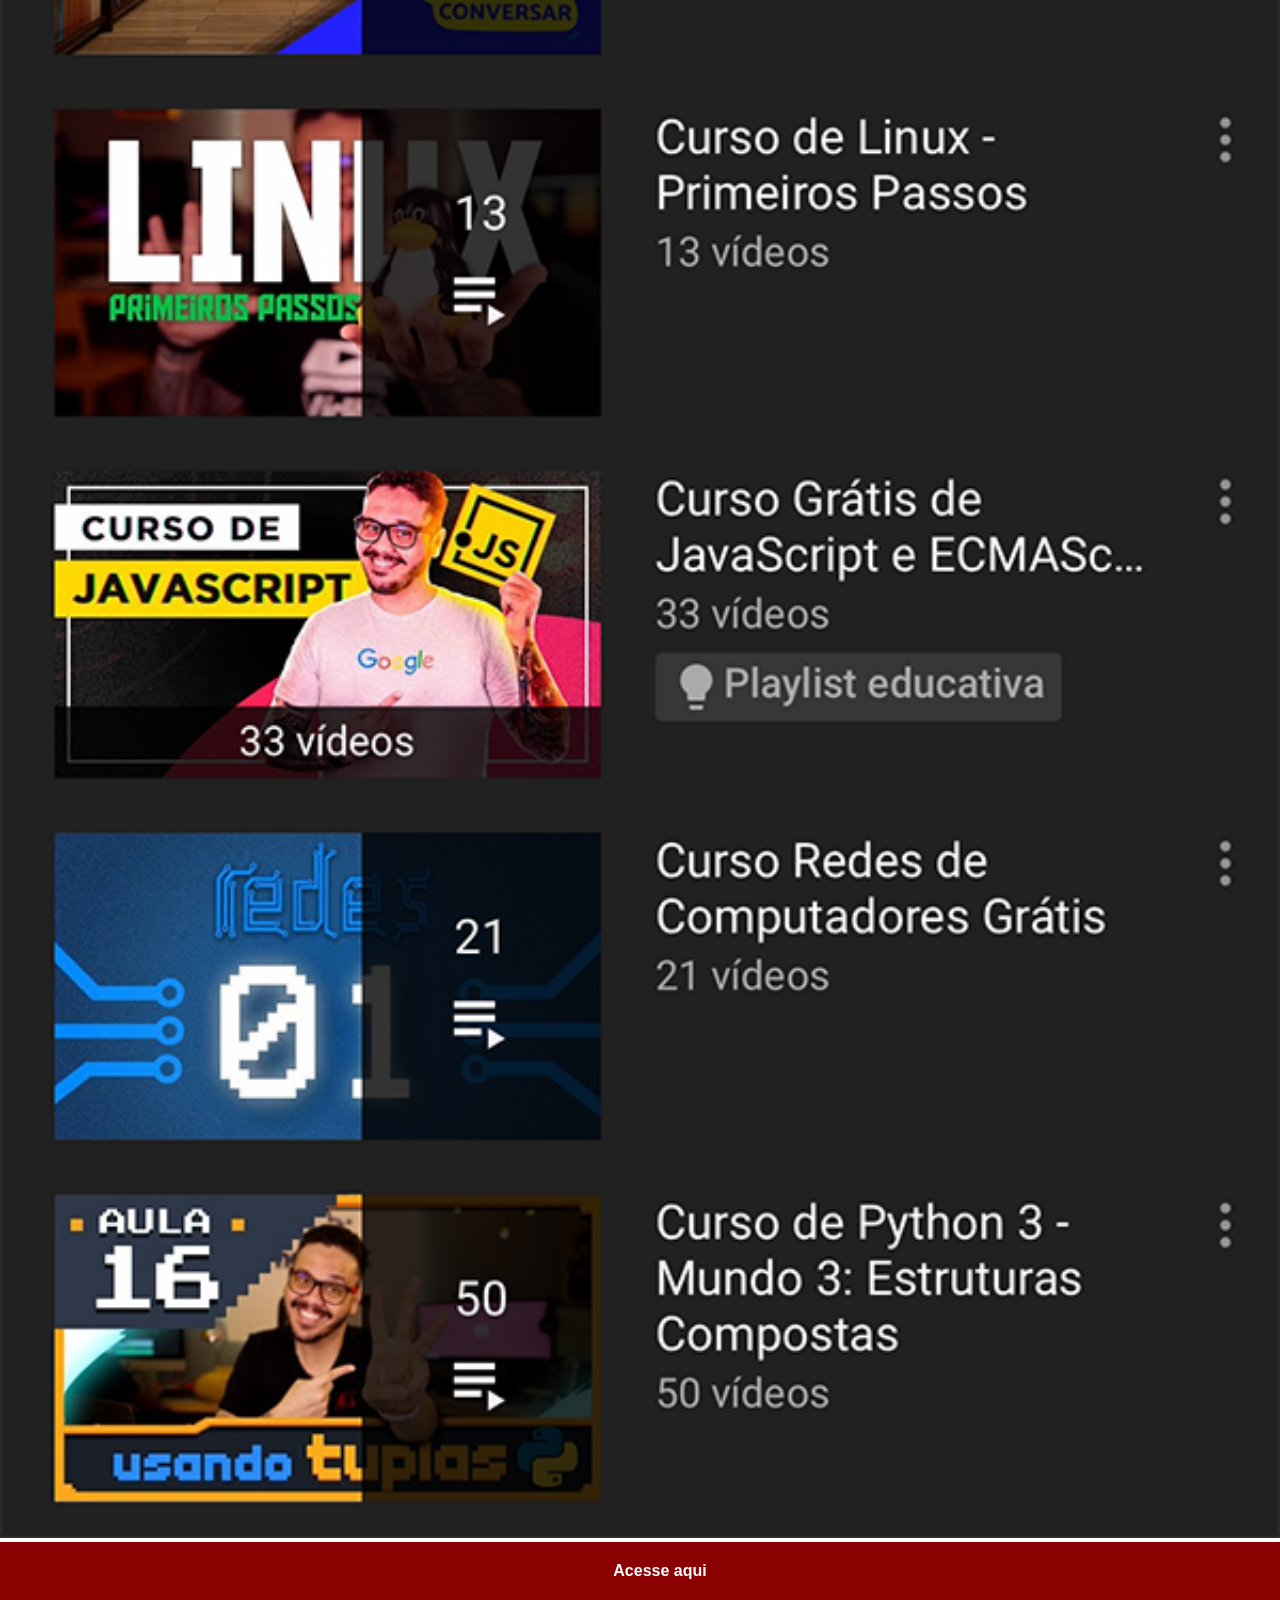
<file: youtube.html>
<!DOCTYPE html>
<html lang="pt-br">
<head>
    <meta charset="UTF-8">
    <meta name="viewport" content="width=device-width, initial-scale=1.0">
    <title>youtube</title>

    <style>
        *{
            margin: 0px;
            padding: 0px;
            font-family: Arial, Helvetica, sans-serif;
        }

        ::-webkit-scrollbar{
            width: 0px;
            height: 0px;
        }

        img{
            width: 100vw;
        }
        
        a{
            display: block;
            width: 100vw;
            background-color: darkred;
            color: white;
            padding: 20px;
            text-align: center;
            font-weight: bolder;
            text-decoration: none;
            margin-top: 0px;
        }

        a:hover{
            background-color: red;
        }

    </style>

</head>
<body>
    <img src="imagens/tela-youtube.png" alt="youtube">
    <a href="https://www.youtube.com/@cursoemvideo/playlists" target="_blank">Acesse aqui</a>
</body>
</html>
</file>
<file: estilo/style.css>
@charset "UTF-8";

*{
    margin: 0px;
    padding: 0px;
    font-family: Arial, Helvetica, sans-serif;
}

html, body{
    background-color: black;
    height: 100vh;
    width: 100vw;
}

main{
    position: relative;
    background: url(../imagens/fundo-madeira.jpg) no-repeat top center;
    background-size: cover;
    background-attachment: fixed;
    height: 100vh;

}

section#telefone{
    position: absolute;
    background: url(../imagens/frame-iphone.png) no-repeat;
    width: 310px;
    height: 625px;
    top: 50%;
    left: 50%;
    transform: translate(-50%, -50%);
}

iframe#tela{
    position: relative;
    top: 80px;
    left:22px;
    width: 267px;
    height: 470px;
    
}

section#icones{
    text-align: right;
    
}

section#icones img{
    width: 50px;
    border-radius: 50%;
    margin: 10px;
    box-shadow: 2px 2px 5px rgba(0, 0, 0, 0.595);
    box-sizing: border-box;
}

section#icones img:hover{
    border: 2px solid rgba(255, 255, 255, 0.649);
    transform: translate(-2px, -2px);
    box-shadow: 5px 5px 10px rgba(0, 0, 0, 0.507);
    transition: transform 1s, border 0.5s;
}
</file>
